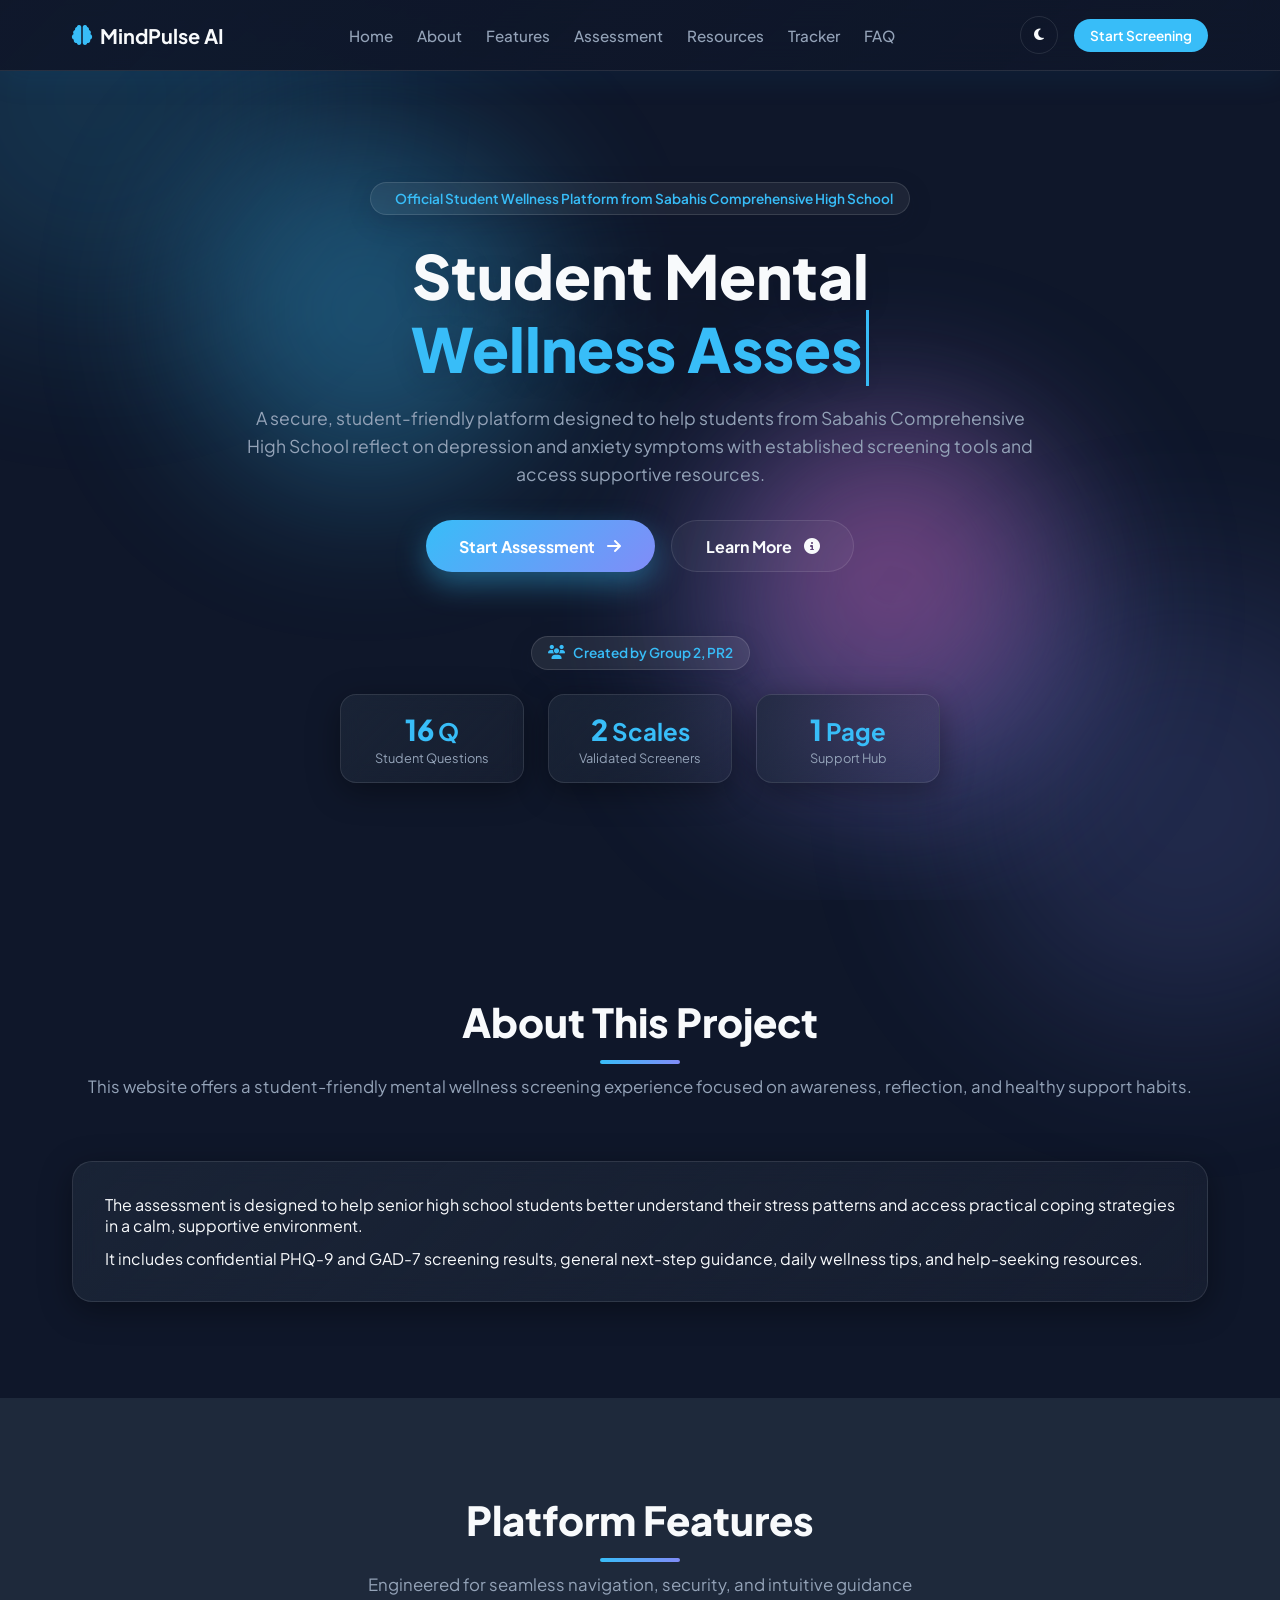
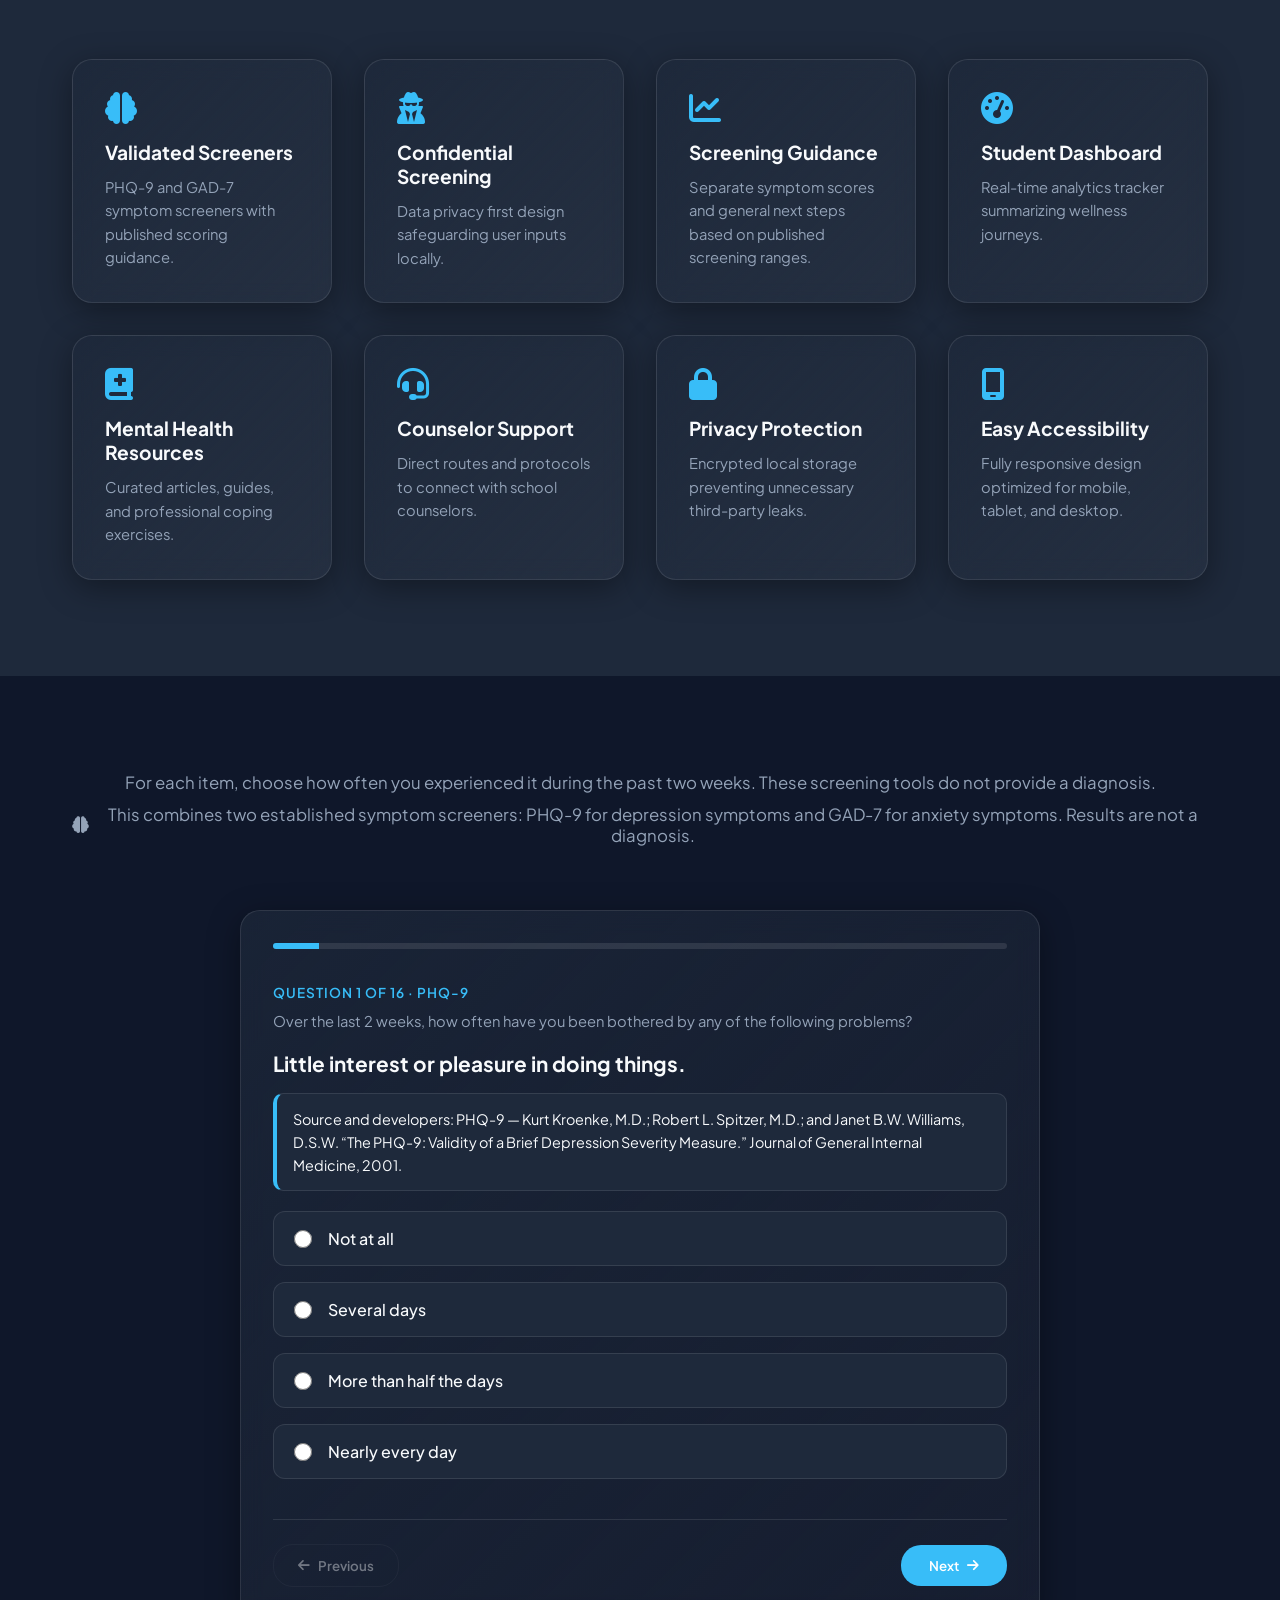
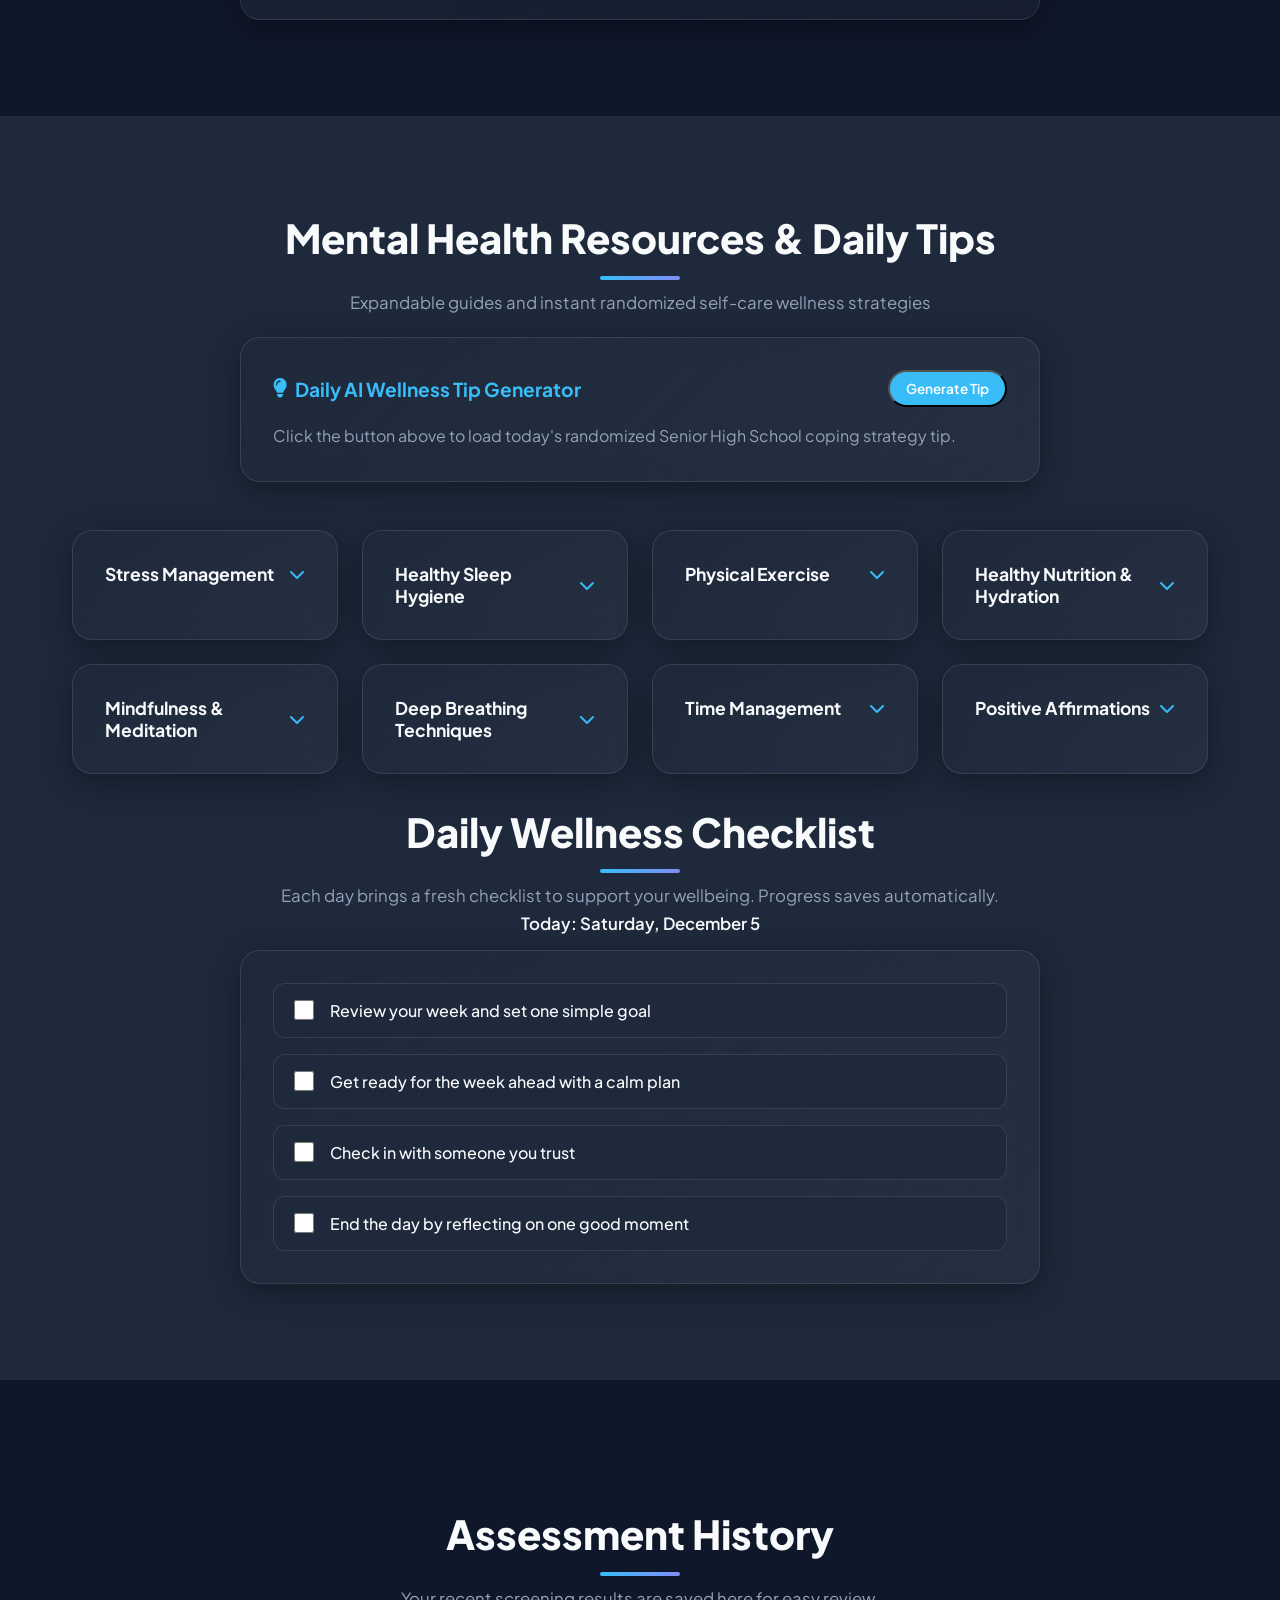
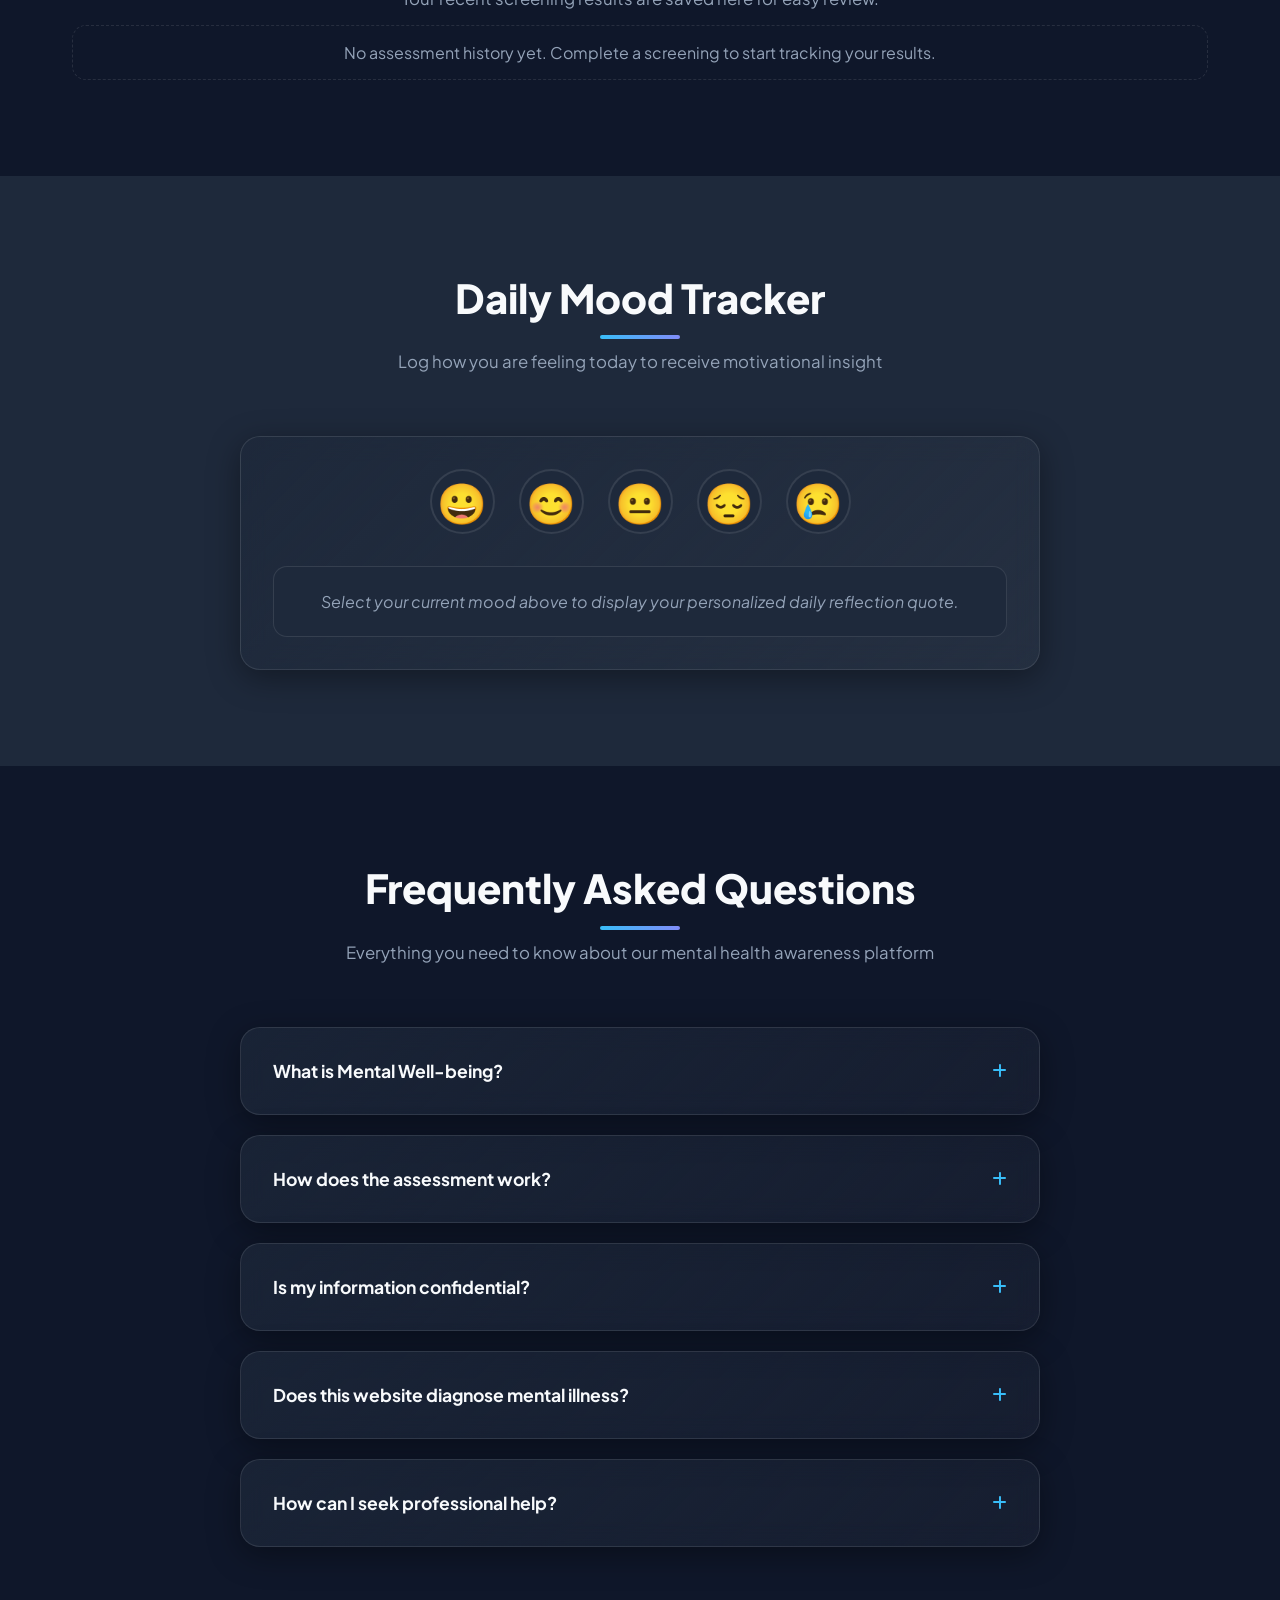
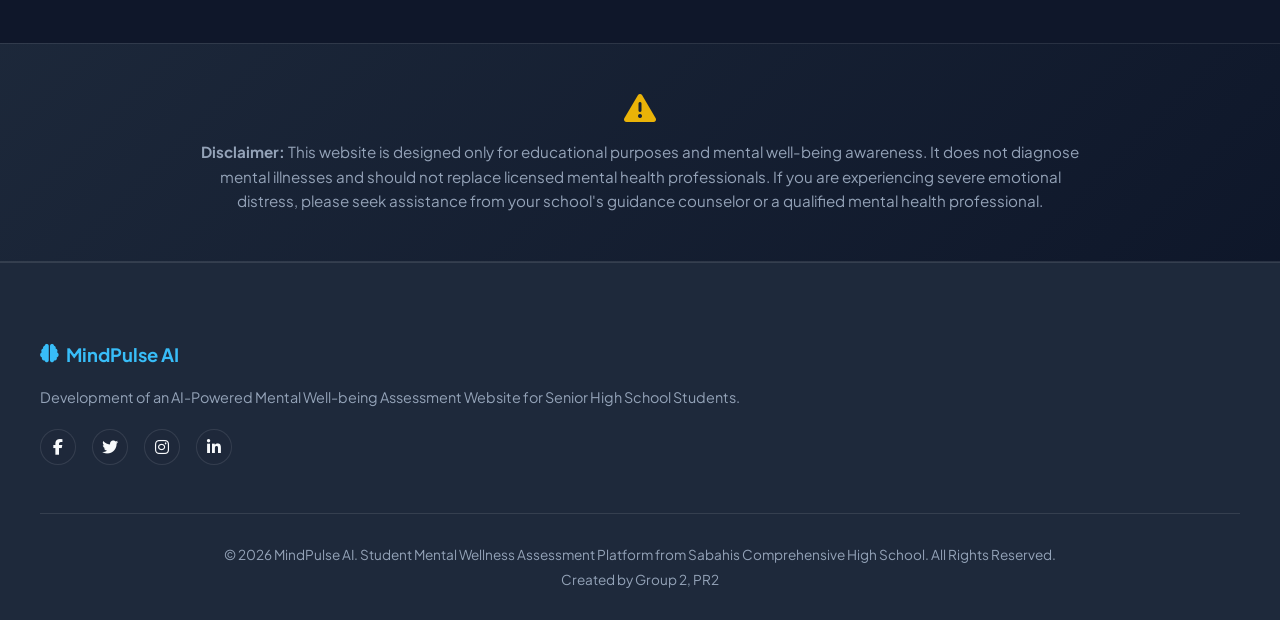
<file: index.html>
<!DOCTYPE html>
<html lang="en" data-theme="dark">
<head>
    <meta charset="UTF-8">
    <meta name="viewport" content="width=device-width, initial-scale=1.0">
    <title>MindPulse AI | Student Mental Wellness Assessment</title>
    <!-- Google Fonts -->
    <link href="https://fonts.googleapis.com/css2?family=Plus+Jakarta+Sans:wght@300;400;500;600;700;800&display=swap" rel="stylesheet">
    <!-- FontAwesome for Icons -->
    <link rel="stylesheet" href="https://cdnjs.cloudflare.com/ajax/libs/font-awesome/6.4.0/css/all.min.css">
    <!-- Stylesheet -->
    <link rel="stylesheet" href="style.css">
</head>
<body>

    <!-- Loading Screen -->
    <div id="loading-screen">
        <div class="loader-content">
            <div class="ai-pulse-ring"></div>
            <i class="fa-solid fa-brain-circuit loader-icon"></i>
            <h2>Initializing AI Well-being System...</h2>
            <div class="loader-bar"><div class="loader-progress"></div></div>
        </div>
    </div>

    <!-- Scroll Progress Bar -->
    <div id="scroll-progress"></div>

    <!-- Navigation Bar -->
    <header id="header" class="glass-nav">
        <div class="nav-container">
            <a href="index.html" class="logo">
                <i class="fa-solid fa-brain"></i>
                <span>MindPulse AI</span>
            </a>
            <nav class="nav-links">
                <a href="index.html">Home</a>
                <a href="about.html">About</a>
                <a href="features.html">Features</a>
                <a href="assessment.html">Assessment</a>
                <a href="resources.html">Resources</a>
                <a href="tracker.html">Tracker</a>
                <a href="faq.html">FAQ</a>
            </nav>
            <div class="nav-actions">
                <button id="theme-toggle" aria-label="Toggle Theme">
                    <i class="fa-solid fa-moon"></i>
                </button>
                <a href="assessment.html" class="btn-primary-sm">Start Screening</a>
                <button id="mobile-menu-btn" aria-label="Mobile Menu"><i class="fa-solid fa-bars"></i></button>
            </div>
        </div>
    </header>

    <!-- Hero Section -->
    <section id="hero" class="hero-section">
        <div class="hero-bg-animation">
            <div class="orb orb-1"></div>
            <div class="orb orb-2"></div>
            <div class="orb orb-3"></div>
        </div>
        <div class="hero-content">
            <div class="badge-pill">
                <i class="fa-solid fa-sparkles"></i> Official Student Wellness Platform from Sabahis Comprehensive High School
            </div>
            <h1 class="hero-title">
                Student Mental <br>
                <span class="typewriter-text" data-words='["Wellness Assessment", "Support Hub", "Daily Reflection"]'></span>
            </h1>
            <p class="hero-subtitle">
                A secure, student-friendly platform designed to help students from Sabahis Comprehensive High School reflect on depression and anxiety symptoms with established screening tools and access supportive resources.
            </p>
            <div class="hero-buttons">
                <a href="assessment.html" class="btn-glow">
                    <span>Start Assessment</span> <i class="fa-solid fa-arrow-right"></i>
                </a>
                <a href="about.html" class="btn-outline">
                    <span>Learn More</span> <i class="fa-solid fa-circle-info"></i>
                </a>
            </div>
            <div class="badge-pill" style="margin-top: 1rem; background: rgba(255,255,255,0.08);">
                <i class="fa-solid fa-users"></i> Created by Group 2, PR2
            </div>
            <div class="hero-stats">
                <div class="stat-card">
                    <h3 class="counter" data-target="16">0</h3><span class="symbol"> Q</span>
                    <p>Student Questions</p>
                </div>
                <div class="stat-card">
                    <h3 class="counter" data-target="2">0</h3><span class="symbol"> Scales</span>
                    <p>Validated Screeners</p>
                </div>
                <div class="stat-card">
                    <h3 class="counter" data-target="1">0</h3><span class="symbol"> Page</span>
                    <p>Support Hub</p>
                </div>
            </div>
        </div>
    </section>

    <!-- About Section -->
    <section id="about" class="section-container">
        <div class="section-header">
            <h2>About This Project</h2>
            <p>This website offers a student-friendly mental wellness screening experience focused on awareness, reflection, and healthy support habits.</p>
        </div>
        <div class="glass-card" style="padding: 2rem; text-align: left;">
            <p>The assessment is designed to help senior high school students better understand their stress patterns and access practical coping strategies in a calm, supportive environment.</p>
            <p style="margin-top: 0.75rem;">It includes confidential PHQ-9 and GAD-7 screening results, general next-step guidance, daily wellness tips, and help-seeking resources.</p>
        </div>
    </section>

    <!-- Features Section -->
    <section id="features" class="section-container alt-bg">
        <div class="section-header">
            <h2>Platform Features</h2>
            <p>Engineered for seamless navigation, security, and intuitive guidance</p>
        </div>
        <div class="features-grid">
            <div class="feature-card scroll-reveal"><i class="fa-solid fa-brain"></i><h4>Validated Screeners</h4><p>PHQ-9 and GAD-7 symptom screeners with published scoring guidance.</p></div>
            <div class="feature-card scroll-reveal"><i class="fa-solid fa-user-secret"></i><h4>Confidential Screening</h4><p>Data privacy first design safeguarding user inputs locally.</p></div>
            <div class="feature-card scroll-reveal"><i class="fa-solid fa-chart-line"></i><h4>Screening Guidance</h4><p>Separate symptom scores and general next steps based on published screening ranges.</p></div>
            <div class="feature-card scroll-reveal"><i class="fa-solid fa-gauge-high"></i><h4>Student Dashboard</h4><p>Real-time analytics tracker summarizing wellness journeys.</p></div>
            <div class="feature-card scroll-reveal"><i class="fa-solid fa-book-medical"></i><h4>Mental Health Resources</h4><p>Curated articles, guides, and professional coping exercises.</p></div>
            <div class="feature-card scroll-reveal"><i class="fa-solid fa-headset"></i><h4>Counselor Support</h4><p>Direct routes and protocols to connect with school counselors.</p></div>
            <div class="feature-card scroll-reveal"><i class="fa-solid fa-lock"></i><h4>Privacy Protection</h4><p>Encrypted local storage preventing unnecessary third-party leaks.</p></div>
            <div class="feature-card scroll-reveal"><i class="fa-solid fa-mobile-screen"></i><h4>Easy Accessibility</h4><p>Fully responsive design optimized for mobile, tablet, and desktop.</p></div>
        </div>
    </section>

    <!-- Self-Assessment Section -->
    <section id="assessment" class="section-container">
        <div class="section-header">
            <p>For each item, choose how often you experienced it during the past two weeks. These screening tools do not provide a diagnosis.</p>
            <p class="disclaimer-note" style="margin-top: 0.7rem;"><i class="fa-solid fa-brain"></i> This combines two established symptom screeners: PHQ-9 for depression symptoms and GAD-7 for anxiety symptoms. Results are not a diagnosis.</p>
        </div>
        
        <div class="assessment-wrapper glass-card">
            <div class="assessment-progress-bar">
                <div id="assessment-progress-fill" style="width: 6.25%;"></div>
            </div>
            
            <form id="assessment-form">
                <div id="assessment-questions"></div>
                <div class="assessment-controls">
                    <button type="button" id="prev-btn" class="btn-secondary" disabled><i class="fa-solid fa-arrow-left"></i> Previous</button>
                    <button type="button" id="next-btn" class="btn-primary">Next <i class="fa-solid fa-arrow-right"></i></button>
                    <button type="submit" id="submit-btn" class="btn-glow" style="display: none;"><i class="fa-solid fa-clipboard-check"></i> View Screening Results</button>
                </div>
            </form>

            <!-- Validated Screening Result Display -->
            <div id="ai-result-container" class="hidden-result">
                <div class="result-header">
                    <div class="screening-scores" aria-label="Screening scores">
                        <div class="screening-score-card">
                            <h4>PHQ-9 · Depression symptoms</h4>
                            <p><span id="phq9-score">0</span><small>/27</small></p>
                            <strong id="phq9-severity">Not scored</strong>
                        </div>
                        <div class="screening-score-card">
                            <h4>GAD-7 · Anxiety symptoms</h4>
                            <p><span id="gad7-score">0</span><small>/21</small></p>
                            <strong id="gad7-severity">Not scored</strong>
                        </div>
                    </div>
                    <div class="result-title-meta">
                        <span id="ai-status-badge" class="status-badge">Screening only · Not a diagnosis</span>
                        <h3 id="result-category-title">Screening results</h3>
                    </div>
                </div>
                <div class="result-body">
                    <div class="wellness-level-card" id="wellness-level-card">
                        <span id="wellness-level-label" class="wellness-level-label">Overall indicator</span>
                        <h3 id="wellness-level-title">Your screening overview</h3>
                        <p id="wellness-level-description"></p>
                    </div>
                    <div class="insight-box">
                        <h4><i class="fa-solid fa-clipboard-check"></i> What these scores mean</h4>
                        <p id="ai-insight-text">Your PHQ-9 and GAD-7 results will appear here.</p>
                    </div>
                    <div id="safety-alert" class="safety-alert" hidden aria-live="polite"></div>
                    <div id="local-hospital-support" class="local-hospital-support" hidden aria-live="polite">
                        <h4><i class="fa-solid fa-hospital"></i> Local hospital support · Sablayan</h4>
                        <p><strong>St. Martin’s Mission Hospital</strong><br>Poblacion, Sablayan, Occidental Mindoro</p>
                        <p class="hospital-phone-list"><strong>Listed contact numbers:</strong><br><a href="tel:+63437346817">(043) 734-6817</a><br><a href="tel:+63437365205">(043) 736-5205</a><br><a href="tel:+639167131279">0916 713 1279</a></p>
                        <p class="hospital-contact-note">Number listing: Hospitals Contact Numbers PH directory. Please call to confirm availability. For immediate danger, call 911.</p>
                    </div>
                    <div class="recommendations-box">
                        <h4><i class="fa-solid fa-list-check"></i> Personalized Tips & Next Steps</h4>
                        <p class="expert-tips-note">These tips summarize published guidance. Each tip names its source and physician reviewer; they are not direct quotes or personal medical prescriptions.</p>
                        <ul id="recommendations-list"></ul>
                    </div>

                    <p class="disclaimer-note"><i class="fa-solid fa-triangle-exclamation"></i> These validated screeners can indicate symptoms but cannot diagnose a condition. Discuss concerns with a qualified healthcare professional.</p>
                    <button type="button" id="retake-btn" class="btn-secondary"><i class="fa-solid fa-rotate-right"></i> Retake Assessment</button>
                </div>
            </div>
        </div>
    </section>

    <section id="resources" class="section-container alt-bg">
        <div class="section-header" style="margin-top: 0; margin-bottom: 1.5rem;">
            <h2>Mental Health Resources & Daily Tips</h2>
            <p>Expandable guides and instant randomized self-care wellness strategies</p>
        </div>

        <div class="daily-tip-box glass-card">
            <div class="tip-header">
                <h3><i class="fa-solid fa-lightbulb"></i> Daily AI Wellness Tip Generator</h3>
                <button id="generate-tip-btn" class="btn-primary-sm">Generate Tip</button>
            </div>
            <p id="daily-tip-display">Click the button above to load today's randomized Senior High School coping strategy tip.</p>
        </div>

        <div class="resources-grid">
            <div class="resource-card glass-card">
                <div class="res-title"><h4>Stress Management</h4><i class="fa-solid fa-chevron-down"></i></div>
                <div class="res-content"><p>Identify academic triggers, practice time chunking, and utilize the Pomodoro technique to break large requirements down into manageable 25-minute sprints.</p></div>
            </div>
            <div class="resource-card glass-card">
                <div class="res-title"><h4>Healthy Sleep Hygiene</h4><i class="fa-solid fa-chevron-down"></i></div>
                <div class="res-content"><p>Aim for 8 hours of quality rest. Power down electronic screens at least 45 minutes before bedtime to support natural melatonin production.</p></div>
            </div>
            <div class="resource-card glass-card">
                <div class="res-title"><h4>Physical Exercise</h4><i class="fa-solid fa-chevron-down"></i></div>
                <div class="res-content"><p>Engage in at least 30 minutes of moderate activity like walking, stretching, or sports to release endorphins and reduce systemic stress.</p></div>
            </div>
            <div class="resource-card glass-card">
                <div class="res-title"><h4>Healthy Nutrition & Hydration</h4><i class="fa-solid fa-chevron-down"></i></div>
                <div class="res-content"><p>Maintain stable blood sugar levels by eating balanced meals and drinking sufficient water throughout your school day.</p></div>
            </div>
            <div class="resource-card glass-card">
                <div class="res-title"><h4>Mindfulness & Meditation</h4><i class="fa-solid fa-chevron-down"></i></div>
                <div class="res-content"><p>Spend 5 minutes daily focusing entirely on breath awareness to ground your thoughts and center your mental attention.</p></div>
            </div>
            <div class="resource-card glass-card">
                <div class="res-title"><h4>Deep Breathing Techniques</h4><i class="fa-solid fa-chevron-down"></i></div>
                <div class="res-content"><p>Try Box Breathing: Inhale for 4 seconds, hold for 4 seconds, exhale for 4 seconds, and hold empty for 4 seconds to lower heart rate.</p></div>
            </div>
            <div class="resource-card glass-card">
                <div class="res-title"><h4>Time Management</h4><i class="fa-solid fa-chevron-down"></i></div>
                <div class="res-content"><p>Use planners or digital calendars to schedule school requirements, study sessions, and intentional personal relaxation time.</p></div>
            </div>
            <div class="resource-card glass-card">
                <div class="res-title"><h4>Positive Affirmations</h4><i class="fa-solid fa-chevron-down"></i></div>
                <div class="res-content"><p>Replace self-critical loops with encouraging perspectives: 'I am learning at my own pace, and my worth is not defined solely by grades.'</p></div>
            </div>
        </div>

        <div class="section-header" style="margin-top: 2rem; margin-bottom: 1rem;">
            <h2>Daily Wellness Checklist</h2>
            <p>Each day brings a fresh checklist to support your wellbeing. Progress saves automatically.</p>
            <p id="checklist-date-label" style="margin-top: 0.4rem; font-weight: 600; color: var(--accent);"></p>
        </div>
        <div class="checklist-container glass-card">
            <ul class="checklist-items"></ul>
        </div>
    </section>

    <section class="section-container">
        </div>
        <div class="history-section" style="margin-top: 2rem;">
            <div class="section-header" style="margin-bottom: 1rem;">
                <h2>Assessment History</h2>
                <p>Your recent screening results are saved here for easy review.</p>
            </div>
            <div id="assessment-history" class="history-list"></div>
        </div>
    </section>

    <!-- Daily Mood Tracker -->
    <section id="tracker" class="section-container alt-bg">
        <div class="section-header">
            <h2>Daily Mood Tracker</h2>
            <p>Log how you are feeling today to receive motivational insight</p>
        </div>
        <div class="tracker-card glass-card">
            <div class="mood-selectors">
                <button class="mood-btn" data-mood="great" data-quote="Fantastic energy! Keep channeling this positivity into your studies and hobbies today.">😀</button>
                <button class="mood-btn" data-mood="good" data-quote="Wonderful! Steady progress builds magnificent achievements. Keep up the great flow.">😊</button>
                <button class="mood-btn" data-mood="neutral" data-quote="A balanced day is a peaceful day. Take time to check in with yourself and breathe.">😐</button>
                <button class="mood-btn" data-mood="low" data-quote="It's completely okay to have low-energy days. Be gentle with yourself and take small steps.">😔</button>
                <button class="mood-btn" data-mood="sad" data-quote="Your feelings are valid. Don't hesitate to lean on a friend, family member, or school counselor.">😢</button>
            </div>
            <div id="mood-feedback" class="mood-feedback-box">
                <p>Select your current mood above to display your personalized daily reflection quote.</p>
            </div>
        </div>
    </section>


    <!-- FAQ Section -->
    <section id="faq" class="section-container">
        <div class="section-header">
            <h2>Frequently Asked Questions</h2>
            <p>Everything you need to know about our mental health awareness platform</p>
        </div>
        <div class="faq-container">
            <div class="faq-item glass-card">
                <div class="faq-question"><h4>What is Mental Well-being?</h4><i class="fa-solid fa-plus"></i></div>
                <div class="faq-answer"><p>Mental well-being is a state of psychological wellness where an individual realizes their own abilities, can cope with normal stresses of student life, can work productively, and contributes to their community.</p></div>
            </div>
            <div class="faq-item glass-card">
                <div class="faq-question"><h4>How does the assessment work?</h4><i class="fa-solid fa-plus"></i></div>
                <div class="faq-answer"><p>The assessment analyzes Likert-scale questionnaire responses across stress, sleep, motivation, socialization, and emotional regulation parameters to categorize current mental health balance.</p></div>
            </div>
            <div class="faq-item glass-card">
                <div class="faq-question"><h4>Is my information confidential?</h4><i class="fa-solid fa-plus"></i></div>
                <div class="faq-answer"><p>Yes, absolutely. All responses and scores are processed locally within your browser session or secure local storage. No personal diagnostic profiles are transmitted without consent.</p></div>
            </div>
            <div class="faq-item glass-card">
                <div class="faq-question"><h4>Does this website diagnose mental illness?</h4><i class="fa-solid fa-plus"></i></div>
                <div class="faq-answer"><p>No. This web portal is built strictly for educational self-awareness, screening orientation, and wellness tips. It is not a clinical instrument and does not replace certified psychological evaluations.</p></div>
            </div>
            <div class="faq-item glass-card">
                <div class="faq-question"><h4>How can I seek professional help?</h4><i class="fa-solid fa-plus"></i></div>
                <div class="faq-answer"><p>Students experiencing severe stress or mental distress should reach out directly to their school guidance counselor, campus health clinic, or licensed mental health practitioners.</p></div>
            </div>
        </div>
    </section>

    <!-- Disclaimer Banner -->
    <section class="disclaimer-banner">
        <div class="disclaimer-content">
            <i class="fa-solid fa-triangle-exclamation"></i>
            <p><strong>Disclaimer:</strong> This website is designed only for educational purposes and mental well-being awareness. It does not diagnose mental illnesses and should not replace licensed mental health professionals. If you are experiencing severe emotional distress, please seek assistance from your school's guidance counselor or a qualified mental health professional.</p>
        </div>
    </section>

    <!-- Footer -->
    <footer>
        <div class="footer-container">
            <div class="footer-col">
                <h3><i class="fa-solid fa-brain"></i> MindPulse AI</h3>
                <p>Development of an AI-Powered Mental Well-being Assessment Website for Senior High School Students.</p>
                <div class="social-icons">
                    <a href="#"><i class="fa-brands fa-facebook-f"></i></a>
                    <a href="#"><i class="fa-brands fa-twitter"></i></a>
                    <a href="#"><i class="fa-brands fa-instagram"></i></a>
                    <a href="#"><i class="fa-brands fa-linkedin-in"></i></a>
                </div>
            </div>
        </div>
        <div class="footer-bottom">
            <p>&copy; 2026 MindPulse AI. Student Mental Wellness Assessment Platform from Sabahis Comprehensive High School. All Rights Reserved.</p>
            <p style="margin-top: 0.5rem; color: var(--text-muted);">Created by Group 2, PR2</p>
        </div>
    </footer>

    <!-- Back to Top Button -->
    <button id="back-to-top" aria-label="Back to Top"><i class="fa-solid fa-arrow-up"></i></button>

    <!-- Toast Notification Container -->
    <div id="toast-container"></div>

    <!-- Script File -->
    <script src="script.js"></script>
</body>
</html>
</file>
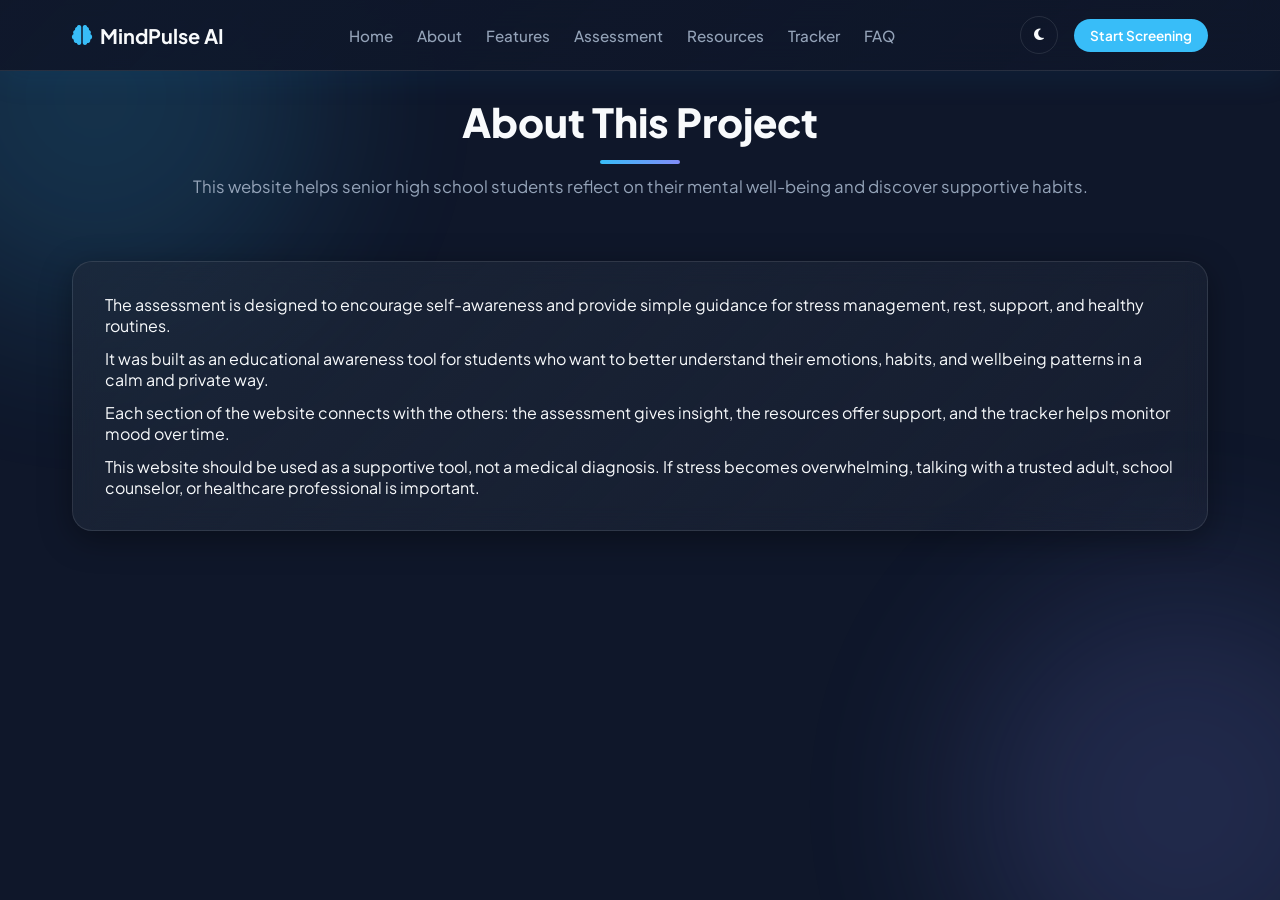
<file: about.html>
<!DOCTYPE html>
<html lang="en" data-theme="dark">
<head>
    <meta charset="UTF-8">
    <meta name="viewport" content="width=device-width, initial-scale=1.0">
    <title>About | MindPulse AI</title>
    <link href="https://fonts.googleapis.com/css2?family=Plus+Jakarta+Sans:wght@300;400;500;600;700;800&display=swap" rel="stylesheet">
    <link rel="stylesheet" href="https://cdnjs.cloudflare.com/ajax/libs/font-awesome/6.4.0/css/all.min.css">
    <link rel="stylesheet" href="style.css">
</head>
<body>
    <div id="loading-screen">
        <div class="loader-content">
            <div class="ai-pulse-ring"></div>
            <i class="fa-solid fa-brain-circuit loader-icon"></i>
            <h2>Loading MindPulse AI...</h2>
            <div class="loader-bar"><div class="loader-progress"></div></div>
        </div>
    </div>

    <div id="scroll-progress"></div>

    <header id="header" class="glass-nav">
        <div class="nav-container">
            <a href="index.html" class="logo">
                <i class="fa-solid fa-brain"></i>
                <span>MindPulse AI</span>
            </a>
            <nav class="nav-links">
                <a href="index.html">Home</a>
                <a href="about.html">About</a>
                <a href="features.html">Features</a>
                <a href="assessment.html">Assessment</a>
                <a href="resources.html">Resources</a>
                <a href="tracker.html">Tracker</a>
                <a href="faq.html">FAQ</a>
            </nav>
            <div class="nav-actions">
                <button id="theme-toggle" aria-label="Toggle Theme"><i class="fa-solid fa-moon"></i></button>
                <a href="assessment.html" class="btn-primary-sm">Start Screening</a>
                <button id="mobile-menu-btn" aria-label="Mobile Menu"><i class="fa-solid fa-bars"></i></button>
            </div>
        </div>
    </header>

    <section class="section-container">
        <div class="section-header">
            <h2>About This Project</h2>
            <p>This website helps senior high school students reflect on their mental well-being and discover supportive habits.</p>
        </div>
        <div class="glass-card" style="padding: 2rem; text-align: left;">
            <p>The assessment is designed to encourage self-awareness and provide simple guidance for stress management, rest, support, and healthy routines.</p>
            <p style="margin-top: 0.75rem;">It was built as an educational awareness tool for students who want to better understand their emotions, habits, and wellbeing patterns in a calm and private way.</p>
            <p style="margin-top: 0.75rem;">Each section of the website connects with the others: the assessment gives insight, the resources offer support, and the tracker helps monitor mood over time.</p>
            <p style="margin-top: 0.75rem;">This website should be used as a supportive tool, not a medical diagnosis. If stress becomes overwhelming, talking with a trusted adult, school counselor, or healthcare professional is important.</p>
        </div>
    </section>

    <button id="back-to-top" aria-label="Back to Top"><i class="fa-solid fa-arrow-up"></i></button>
    <div id="toast-container"></div>
    <script src="script.js"></script>
</body>
</html>
</file>
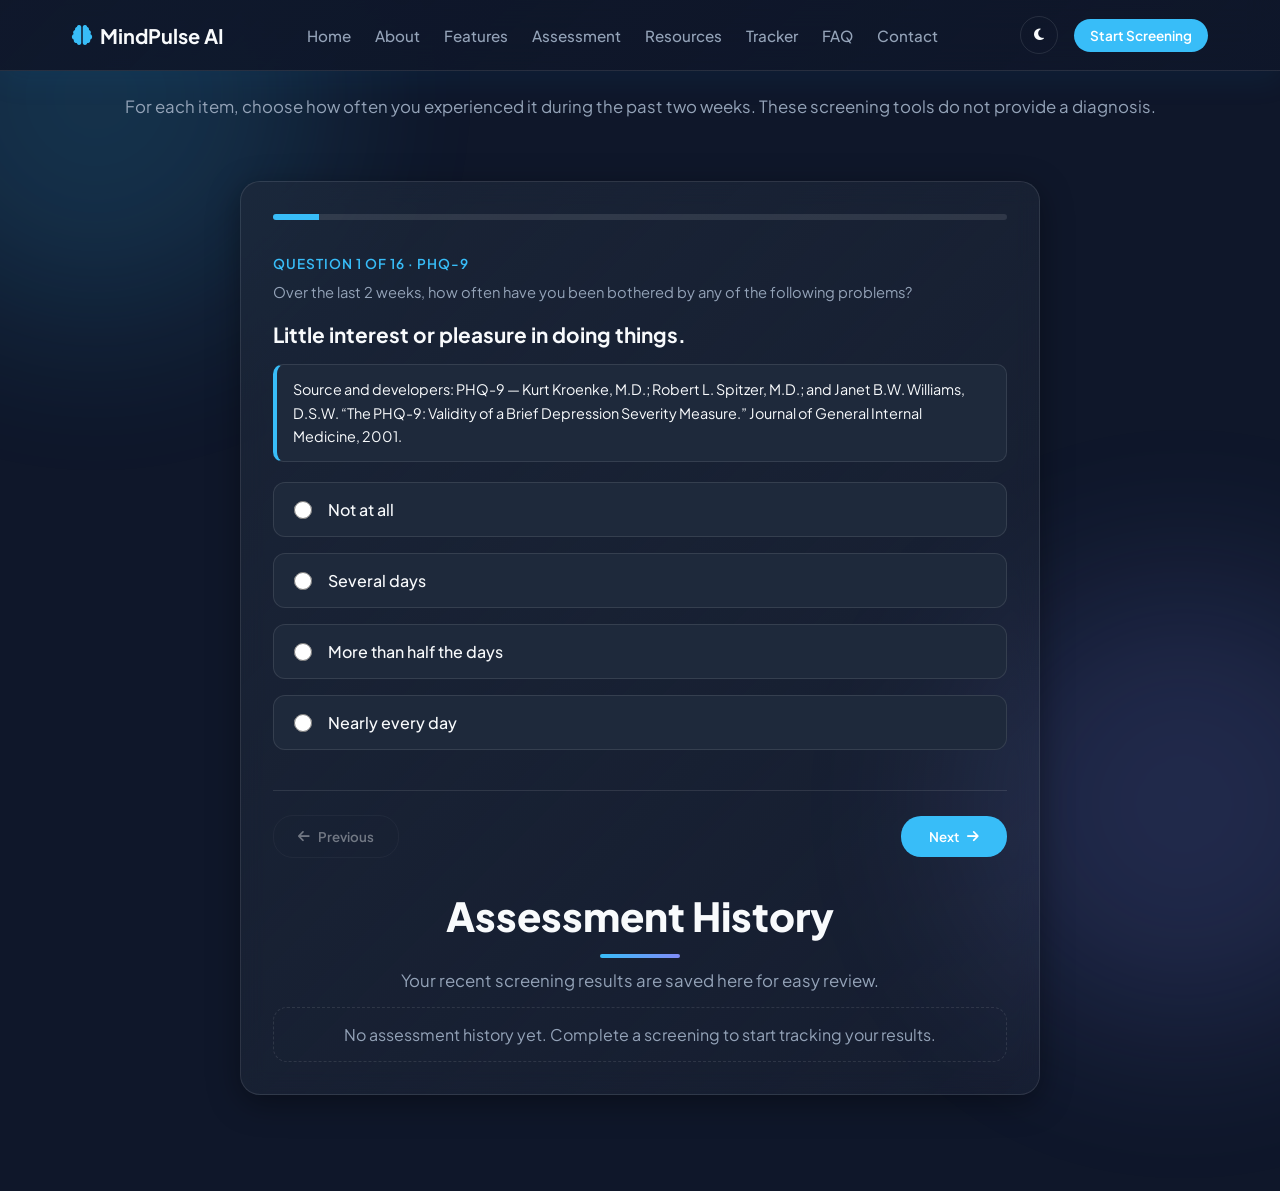
<file: assessment.html>
<!DOCTYPE html>
<html lang="en" data-theme="dark">
<head>
    <meta charset="UTF-8">
    <meta name="viewport" content="width=device-width, initial-scale=1.0">
    <title>Assessment | MindPulse AI</title>
    <link href="https://fonts.googleapis.com/css2?family=Plus+Jakarta+Sans:wght@300;400;500;600;700;800&display=swap" rel="stylesheet">
    <link rel="stylesheet" href="https://cdnjs.cloudflare.com/ajax/libs/font-awesome/6.4.0/css/all.min.css">
    <link rel="stylesheet" href="style.css">
</head>
<body>
    <div id="loading-screen">
        <div class="loader-content">
            <div class="ai-pulse-ring"></div>
            <i class="fa-solid fa-brain-circuit loader-icon"></i>
            <h2>Loading MindPulse AI...</h2>
            <div class="loader-bar"><div class="loader-progress"></div></div>
        </div>
    </div>

    <div id="scroll-progress"></div>

    <header id="header" class="glass-nav">
        <div class="nav-container">
            <a href="index.html" class="logo">
                <i class="fa-solid fa-brain"></i>
                <span>MindPulse AI</span>
            </a>
            <nav class="nav-links">
                <a href="index.html">Home</a>
                <a href="about.html">About</a>
                <a href="features.html">Features</a>
                <a href="assessment.html">Assessment</a>
                <a href="resources.html">Resources</a>
                <a href="tracker.html">Tracker</a>
                <a href="faq.html">FAQ</a>
                <a href="contact.html">Contact</a>
            </nav>
            <div class="nav-actions">
                <button id="theme-toggle" aria-label="Toggle Theme"><i class="fa-solid fa-moon"></i></button>
                <a href="assessment.html" class="btn-primary-sm">Start Screening</a>
                <button id="mobile-menu-btn" aria-label="Mobile Menu"><i class="fa-solid fa-bars"></i></button>
            </div>
        </div>
    </header>

    <section id="assessment" class="section-container">
        <div class="section-header">
            <p>For each item, choose how often you experienced it during the past two weeks. These screening tools do not provide a diagnosis.</p>
        </div>
        <div class="assessment-wrapper glass-card">
            <div class="assessment-progress-bar">
                <div id="assessment-progress-fill" style="width: 6.25%;"></div>
            </div>
            <form id="assessment-form">
                <div id="assessment-questions"></div>
                <div class="assessment-controls">
                    <button type="button" id="prev-btn" class="btn-secondary" disabled><i class="fa-solid fa-arrow-left"></i> Previous</button>
                    <button type="button" id="next-btn" class="btn-primary">Next <i class="fa-solid fa-arrow-right"></i></button>
                    <button type="submit" id="submit-btn" class="btn-glow" style="display: none;"><i class="fa-solid fa-clipboard-check"></i> View Screening Results</button>
                </div>
            </form>

            <div id="ai-result-container" class="hidden-result">
                <div class="result-header">
                    <div class="screening-scores" aria-label="Screening scores">
                        <div class="screening-score-card">
                            <h4>PHQ-9 · Depression symptoms</h4>
                            <p><span id="phq9-score">0</span><small>/27</small></p>
                            <strong id="phq9-severity">Not scored</strong>
                        </div>
                        <div class="screening-score-card">
                            <h4>GAD-7 · Anxiety symptoms</h4>
                            <p><span id="gad7-score">0</span><small>/21</small></p>
                            <strong id="gad7-severity">Not scored</strong>
                        </div>
                    </div>
                    <div class="result-title-meta">
                        <span id="ai-status-badge" class="status-badge">Screening only · Not a diagnosis</span>
                        <h3 id="result-category-title">Screening results</h3>
                    </div>
                </div>
                <div class="result-body">
                    <div class="wellness-level-card" id="wellness-level-card">
                        <span id="wellness-level-label" class="wellness-level-label">Overall indicator</span>
                        <h3 id="wellness-level-title">Your screening overview</h3>
                        <p id="wellness-level-description"></p>
                    </div>
                    <div class="insight-box">
                        <h4><i class="fa-solid fa-clipboard-check"></i> What these scores mean</h4>
                        <p id="ai-insight-text">Your PHQ-9 and GAD-7 results will appear here.</p>
                    </div>
                    <div id="safety-alert" class="safety-alert" hidden aria-live="polite"></div>
                    <div id="local-hospital-support" class="local-hospital-support" hidden aria-live="polite">
                        <h4><i class="fa-solid fa-hospital"></i> Local hospital support · Sablayan</h4>
                        <p><strong>St. Martin’s Mission Hospital</strong><br>Poblacion, Sablayan, Occidental Mindoro</p>
                        <p class="hospital-phone-list"><strong>Listed contact numbers:</strong><br><a href="tel:+63437346817">(043) 734-6817</a><br><a href="tel:+63437365205">(043) 736-5205</a><br><a href="tel:+639167131279">0916 713 1279</a></p>
                        <p class="hospital-contact-note">Number listing: Hospitals Contact Numbers PH directory. Please call to confirm availability. For immediate danger, call 911.</p>
                    </div>
                    <div class="recommendations-box">
                        <h4><i class="fa-solid fa-list-check"></i> Personalized Tips & Next Steps</h4>
                        <p class="expert-tips-note">These tips summarize published guidance. Each tip names its source and physician reviewer; they are not direct quotes or personal medical prescriptions.</p>
                        <ul id="recommendations-list"></ul>
                    </div>
                    <p class="disclaimer-note"><i class="fa-solid fa-triangle-exclamation"></i> These validated screeners can indicate symptoms but cannot diagnose a condition. Discuss concerns with a qualified healthcare professional.</p>
                    <button type="button" id="retake-btn" class="btn-secondary"><i class="fa-solid fa-rotate-right"></i> Retake Assessment</button>
                </div>
            </div>

            <div class="history-section" style="margin-top: 2rem;">
                <div class="section-header" style="margin-bottom: 1rem;">
                    <h2>Assessment History</h2>
                    <p>Your recent screening results are saved here for easy review.</p>
                </div>
                <div id="assessment-history" class="history-list"></div>
            </div>
        </div>
    </section>

    <button id="back-to-top" aria-label="Back to Top"><i class="fa-solid fa-arrow-up"></i></button>
    <div id="toast-container"></div>
    <script src="script.js"></script>
</body>
</html>
</file>
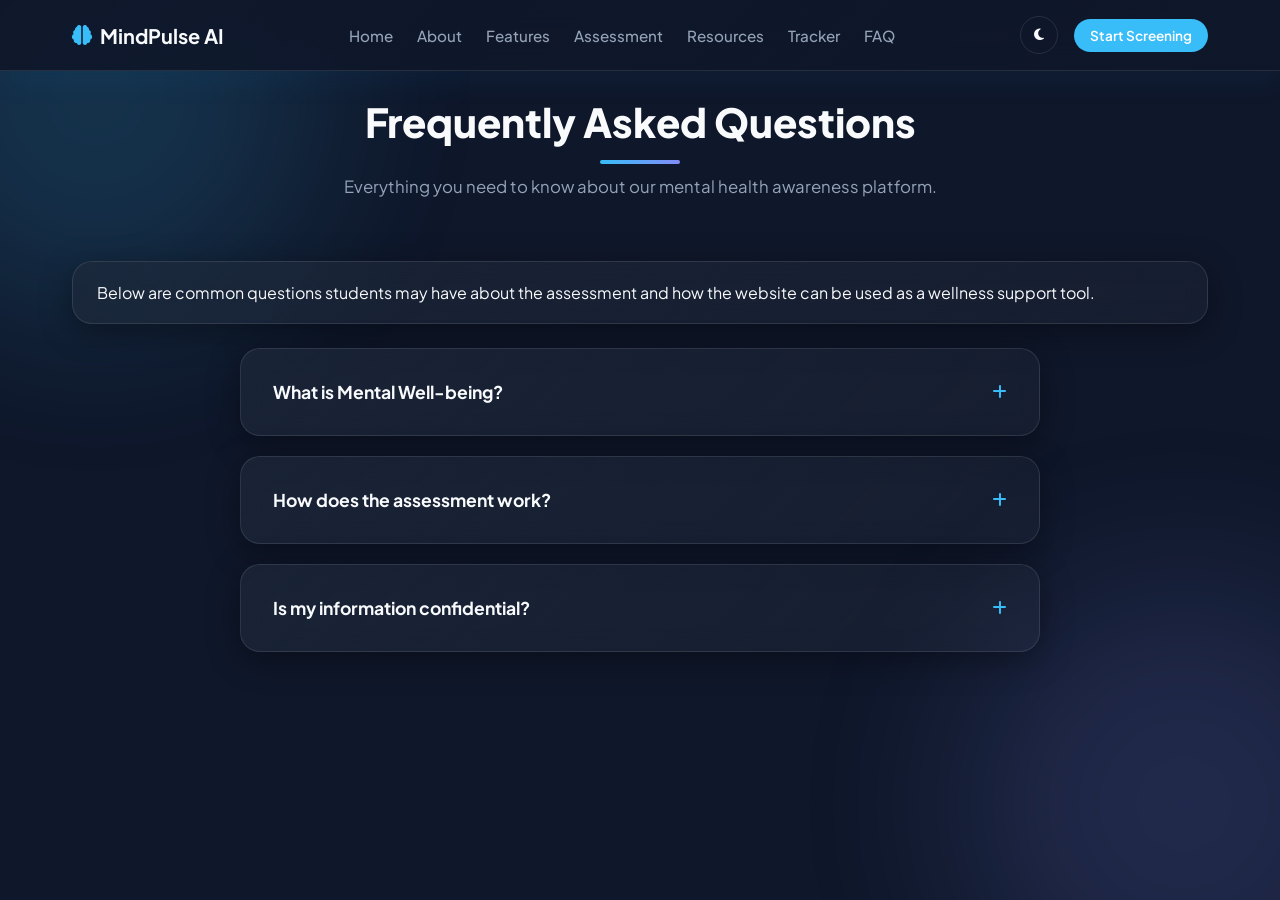
<file: faq.html>
<!DOCTYPE html>
<html lang="en" data-theme="dark">
<head>
    <meta charset="UTF-8">
    <meta name="viewport" content="width=device-width, initial-scale=1.0">
    <title>FAQ | MindPulse AI</title>
    <link href="https://fonts.googleapis.com/css2?family=Plus+Jakarta+Sans:wght@300;400;500;600;700;800&display=swap" rel="stylesheet">
    <link rel="stylesheet" href="https://cdnjs.cloudflare.com/ajax/libs/font-awesome/6.4.0/css/all.min.css">
    <link rel="stylesheet" href="style.css">
</head>
<body>
    <div id="loading-screen">
        <div class="loader-content">
            <div class="ai-pulse-ring"></div>
            <i class="fa-solid fa-brain-circuit loader-icon"></i>
            <h2>Loading MindPulse AI...</h2>
            <div class="loader-bar"><div class="loader-progress"></div></div>
        </div>
    </div>

    <div id="scroll-progress"></div>

    <header id="header" class="glass-nav">
        <div class="nav-container">
            <a href="index.html" class="logo">
                <i class="fa-solid fa-brain"></i>
                <span>MindPulse AI</span>
            </a>
            <nav class="nav-links">
                <a href="index.html">Home</a>
                <a href="about.html">About</a>
                <a href="features.html">Features</a>
                <a href="assessment.html">Assessment</a>
                <a href="resources.html">Resources</a>
                <a href="tracker.html">Tracker</a>
                <a href="faq.html">FAQ</a>
            </nav>
            <div class="nav-actions">
                <button id="theme-toggle" aria-label="Toggle Theme"><i class="fa-solid fa-moon"></i></button>
                <a href="assessment.html" class="btn-primary-sm">Start Screening</a>
                <button id="mobile-menu-btn" aria-label="Mobile Menu"><i class="fa-solid fa-bars"></i></button>
            </div>
        </div>
    </header>

    <section class="section-container">
        <div class="section-header">
            <h2>Frequently Asked Questions</h2>
            <p>Everything you need to know about our mental health awareness platform.</p>
        </div>
        <div class="glass-card" style="padding: 1.25rem 1.5rem; margin-bottom: 1.5rem; text-align: left;">
            <p>Below are common questions students may have about the assessment and how the website can be used as a wellness support tool.</p>
        </div>
        <div class="faq-container">
            <div class="faq-item glass-card">
                <div class="faq-question"><h4>What is Mental Well-being?</h4><i class="fa-solid fa-plus"></i></div>
                <div class="faq-answer"><p>Mental well-being is a state of psychological wellness where an individual realizes their own abilities, can cope with normal stresses of student life, can work productively, and contributes to their community.</p></div>
            </div>
            <div class="faq-item glass-card">
                <div class="faq-question"><h4>How does the assessment work?</h4><i class="fa-solid fa-plus"></i></div>
                <div class="faq-answer"><p>The assessment analyzes questionnaire responses to categorize current mental health balance.</p></div>
            </div>
            <div class="faq-item glass-card">
                <div class="faq-question"><h4>Is my information confidential?</h4><i class="fa-solid fa-plus"></i></div>
                <div class="faq-answer"><p>Yes. Responses and scores are handled locally in your browser and saved with privacy in mind.</p></div>
            </div>
        </div>
    </section>

    <button id="back-to-top" aria-label="Back to Top"><i class="fa-solid fa-arrow-up"></i></button>
    <div id="toast-container"></div>
    <script src="script.js"></script>
</body>
</html>
</file>
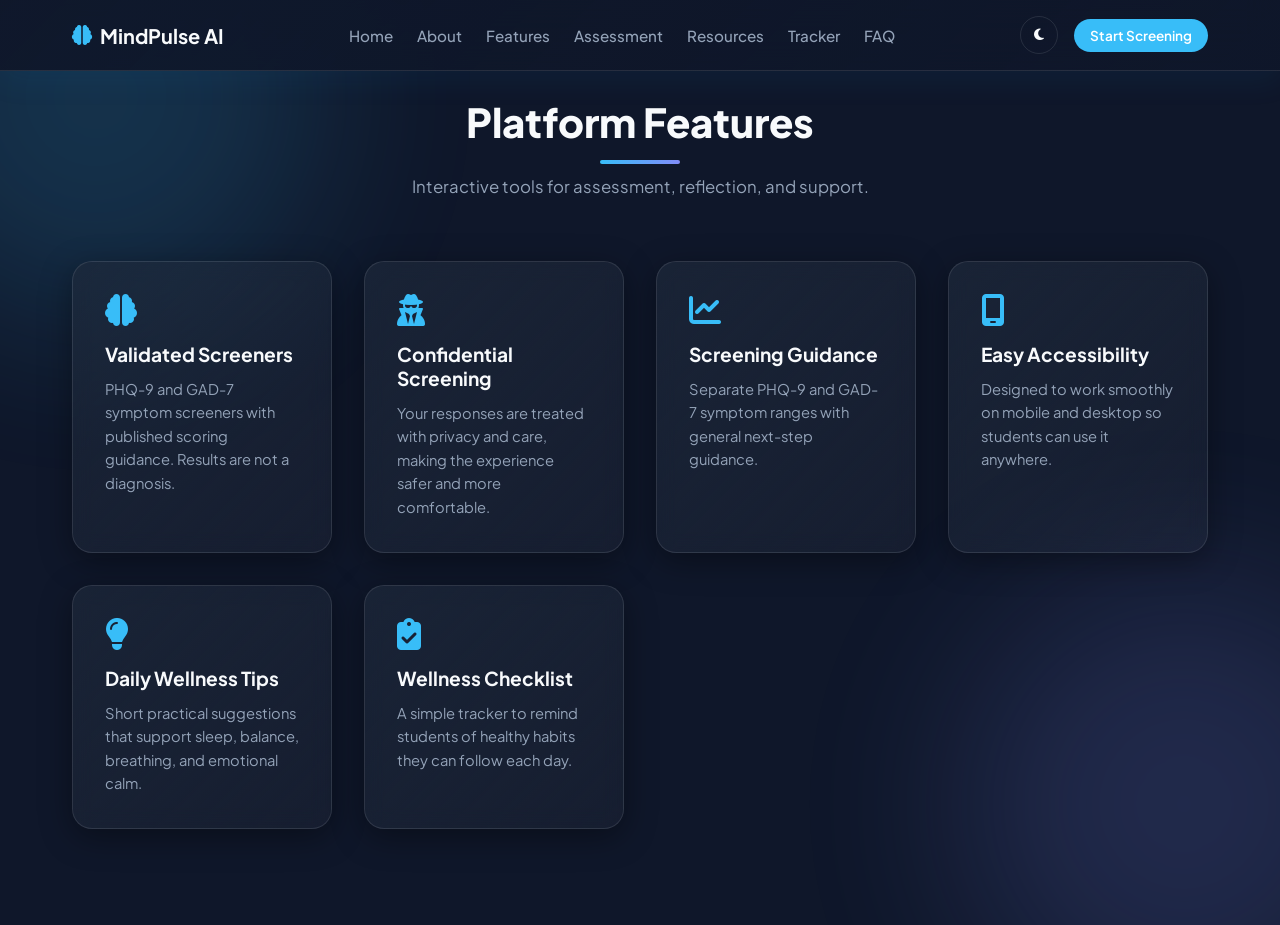
<file: features.html>
<!DOCTYPE html>
<html lang="en" data-theme="dark">
<head>
    <meta charset="UTF-8">
    <meta name="viewport" content="width=device-width, initial-scale=1.0">
    <title>Features | MindPulse AI</title>
    <link href="https://fonts.googleapis.com/css2?family=Plus+Jakarta+Sans:wght@300;400;500;600;700;800&display=swap" rel="stylesheet">
    <link rel="stylesheet" href="https://cdnjs.cloudflare.com/ajax/libs/font-awesome/6.4.0/css/all.min.css">
    <link rel="stylesheet" href="style.css">
</head>
<body>
    <div id="loading-screen">
        <div class="loader-content">
            <div class="ai-pulse-ring"></div>
            <i class="fa-solid fa-brain-circuit loader-icon"></i>
            <h2>Loading MindPulse AI...</h2>
            <div class="loader-bar"><div class="loader-progress"></div></div>
        </div>
    </div>

    <div id="scroll-progress"></div>

    <header id="header" class="glass-nav">
        <div class="nav-container">
            <a href="index.html" class="logo">
                <i class="fa-solid fa-brain"></i>
                <span>MindPulse AI</span>
            </a>
            <nav class="nav-links">
                <a href="index.html">Home</a>
                <a href="about.html">About</a>
                <a href="features.html">Features</a>
                <a href="assessment.html">Assessment</a>
                <a href="resources.html">Resources</a>
                <a href="tracker.html">Tracker</a>
                <a href="faq.html">FAQ</a>
            </nav>
            <div class="nav-actions">
                <button id="theme-toggle" aria-label="Toggle Theme"><i class="fa-solid fa-moon"></i></button>
                <a href="assessment.html" class="btn-primary-sm">Start Screening</a>
                <button id="mobile-menu-btn" aria-label="Mobile Menu"><i class="fa-solid fa-bars"></i></button>
            </div>
        </div>
    </header>

    <section class="section-container">
        <div class="section-header">
            <h2>Platform Features</h2>
            <p>Interactive tools for assessment, reflection, and support.</p>
        </div>
        <div class="features-grid">
            <div class="feature-card"><i class="fa-solid fa-brain"></i><h4>Validated Screeners</h4><p>PHQ-9 and GAD-7 symptom screeners with published scoring guidance. Results are not a diagnosis.</p></div>
            <div class="feature-card"><i class="fa-solid fa-user-secret"></i><h4>Confidential Screening</h4><p>Your responses are treated with privacy and care, making the experience safer and more comfortable.</p></div>
            <div class="feature-card"><i class="fa-solid fa-chart-line"></i><h4>Screening Guidance</h4><p>Separate PHQ-9 and GAD-7 symptom ranges with general next-step guidance.</p></div>
            <div class="feature-card"><i class="fa-solid fa-mobile-screen"></i><h4>Easy Accessibility</h4><p>Designed to work smoothly on mobile and desktop so students can use it anywhere.</p></div>
            <div class="feature-card"><i class="fa-solid fa-lightbulb"></i><h4>Daily Wellness Tips</h4><p>Short practical suggestions that support sleep, balance, breathing, and emotional calm.</p></div>
            <div class="feature-card"><i class="fa-solid fa-clipboard-check"></i><h4>Wellness Checklist</h4><p>A simple tracker to remind students of healthy habits they can follow each day.</p></div>
        </div>
    </section>

    <button id="back-to-top" aria-label="Back to Top"><i class="fa-solid fa-arrow-up"></i></button>
    <div id="toast-container"></div>
    <script src="script.js"></script>
</body>
</html>
</file>
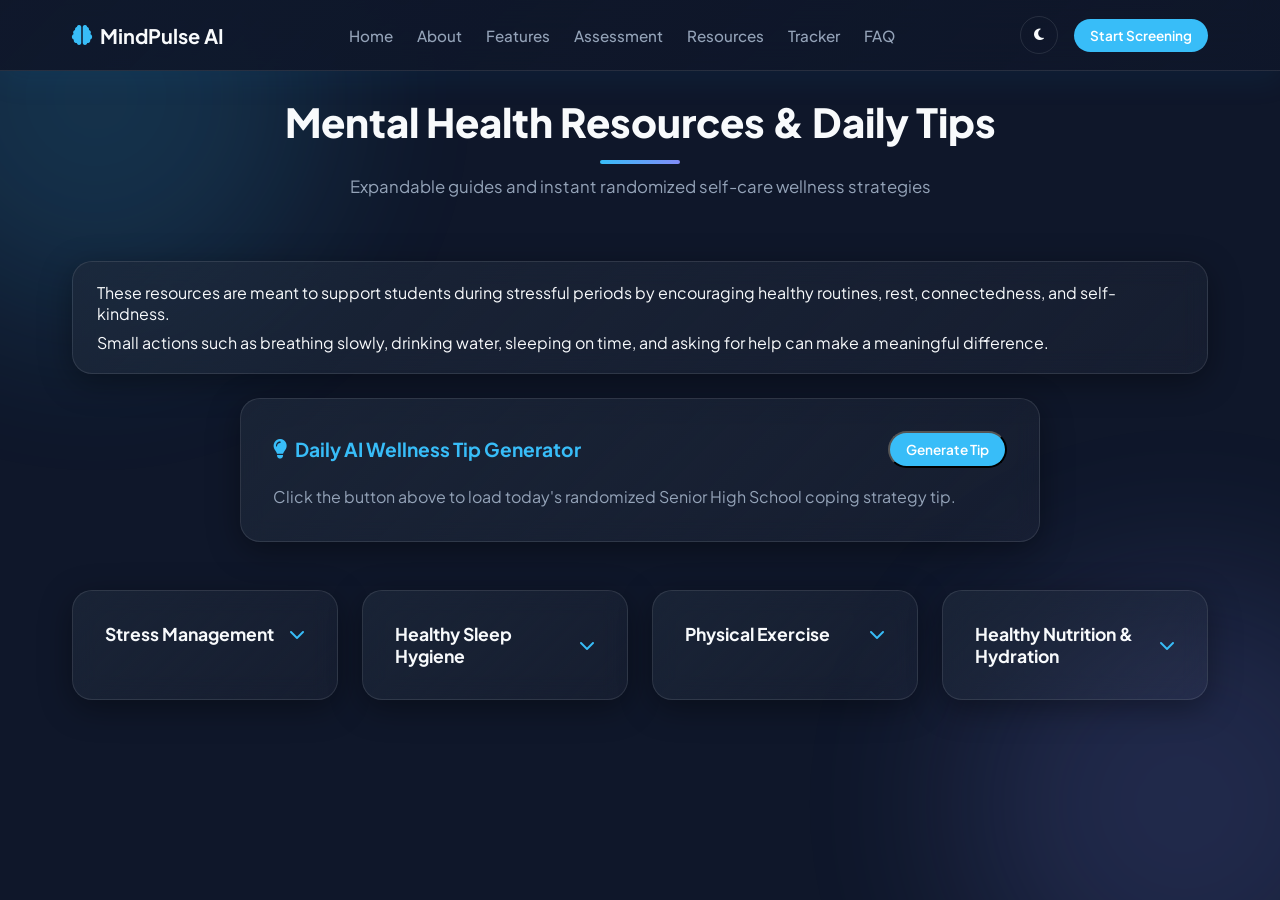
<file: resources.html>
<!DOCTYPE html>
<html lang="en" data-theme="dark">
<head>
    <meta charset="UTF-8">
    <meta name="viewport" content="width=device-width, initial-scale=1.0">
    <title>Resources | MindPulse AI</title>
    <link href="https://fonts.googleapis.com/css2?family=Plus+Jakarta+Sans:wght@300;400;500;600;700;800&display=swap" rel="stylesheet">
    <link rel="stylesheet" href="https://cdnjs.cloudflare.com/ajax/libs/font-awesome/6.4.0/css/all.min.css">
    <link rel="stylesheet" href="style.css">
</head>
<body>
    <div id="loading-screen">
        <div class="loader-content">
            <div class="ai-pulse-ring"></div>
            <i class="fa-solid fa-brain-circuit loader-icon"></i>
            <h2>Loading MindPulse AI...</h2>
            <div class="loader-bar"><div class="loader-progress"></div></div>
        </div>
    </div>

    <div id="scroll-progress"></div>

    <header id="header" class="glass-nav">
        <div class="nav-container">
            <a href="index.html" class="logo">
                <i class="fa-solid fa-brain"></i>
                <span>MindPulse AI</span>
            </a>
            <nav class="nav-links">
                <a href="index.html">Home</a>
                <a href="about.html">About</a>
                <a href="features.html">Features</a>
                <a href="assessment.html">Assessment</a>
                <a href="resources.html">Resources</a>
                <a href="tracker.html">Tracker</a>
                <a href="faq.html">FAQ</a>
            </nav>
            <div class="nav-actions">
                <button id="theme-toggle" aria-label="Toggle Theme"><i class="fa-solid fa-moon"></i></button>
                <a href="assessment.html" class="btn-primary-sm">Start Screening</a>
                <button id="mobile-menu-btn" aria-label="Mobile Menu"><i class="fa-solid fa-bars"></i></button>
            </div>
        </div>
    </header>

    <section class="section-container">
        <div class="section-header">
            <h2>Mental Health Resources & Daily Tips</h2>
            <p>Expandable guides and instant randomized self-care wellness strategies</p>
        </div>
        <div class="glass-card" style="padding: 1.25rem 1.5rem; margin-bottom: 1.5rem; text-align: left;">
            <p>These resources are meant to support students during stressful periods by encouraging healthy routines, rest, connectedness, and self-kindness.</p>
            <p style="margin-top: 0.5rem;">Small actions such as breathing slowly, drinking water, sleeping on time, and asking for help can make a meaningful difference.</p>
        </div>
        <div class="daily-tip-box glass-card">
            <div class="tip-header">
                <h3><i class="fa-solid fa-lightbulb"></i> Daily AI Wellness Tip Generator</h3>
                <button id="generate-tip-btn" class="btn-primary-sm">Generate Tip</button>
            </div>
            <p id="daily-tip-display">Click the button above to load today's randomized Senior High School coping strategy tip.</p>
        </div>
        <div class="resources-grid">
            <div class="resource-card glass-card">
                <div class="res-title"><h4>Stress Management</h4><i class="fa-solid fa-chevron-down"></i></div>
                <div class="res-content"><p>Identify academic triggers, practice time chunking, and utilize the Pomodoro technique to break large requirements down into manageable 25-minute sprints.</p></div>
            </div>
            <div class="resource-card glass-card">
                <div class="res-title"><h4>Healthy Sleep Hygiene</h4><i class="fa-solid fa-chevron-down"></i></div>
                <div class="res-content"><p>Aim for 8 hours of quality rest. Power down electronic screens at least 45 minutes before bedtime to support natural melatonin production.</p></div>
            </div>
            <div class="resource-card glass-card">
                <div class="res-title"><h4>Physical Exercise</h4><i class="fa-solid fa-chevron-down"></i></div>
                <div class="res-content"><p>Engage in at least 30 minutes of moderate activity like walking, stretching, or sports to release endorphins and reduce systemic stress.</p></div>
            </div>
            <div class="resource-card glass-card">
                <div class="res-title"><h4>Healthy Nutrition & Hydration</h4><i class="fa-solid fa-chevron-down"></i></div>
                <div class="res-content"><p>Maintain stable blood sugar levels by eating balanced meals and drinking sufficient water throughout your school day.</p></div>
            </div>
        </div>
    </section>

    <button id="back-to-top" aria-label="Back to Top"><i class="fa-solid fa-arrow-up"></i></button>
    <div id="toast-container"></div>
    <script src="script.js"></script>
</body>
</html>
</file>
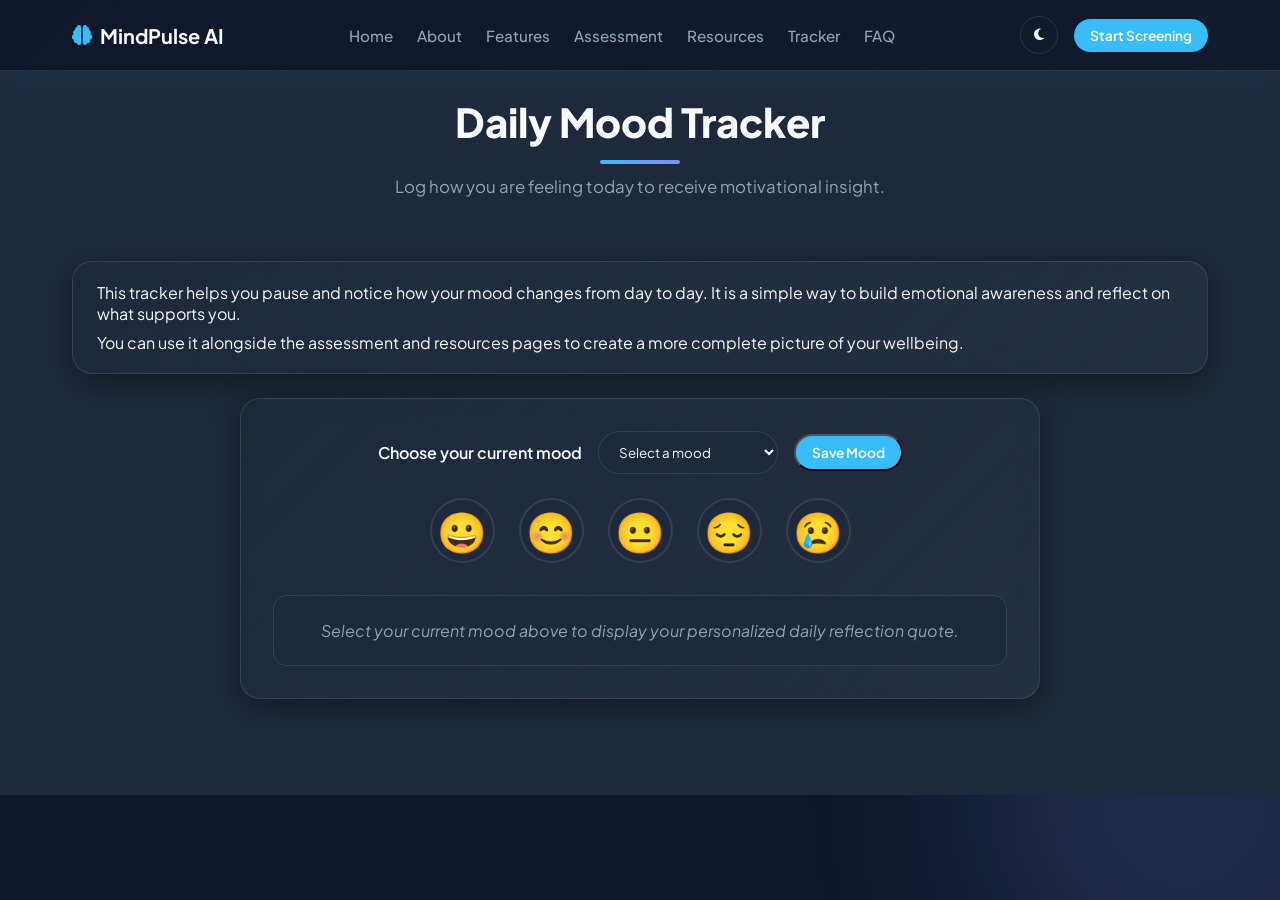
<file: tracker.html>
<!DOCTYPE html>
<html lang="en" data-theme="dark">
<head>
    <meta charset="UTF-8">
    <meta name="viewport" content="width=device-width, initial-scale=1.0">
    <title>Tracker | MindPulse AI</title>
    <link href="https://fonts.googleapis.com/css2?family=Plus+Jakarta+Sans:wght@300;400;500;600;700;800&display=swap" rel="stylesheet">
    <link rel="stylesheet" href="https://cdnjs.cloudflare.com/ajax/libs/font-awesome/6.4.0/css/all.min.css">
    <link rel="stylesheet" href="style.css">
</head>
<body>
    <div id="loading-screen">
        <div class="loader-content">
            <div class="ai-pulse-ring"></div>
            <i class="fa-solid fa-brain-circuit loader-icon"></i>
            <h2>Loading MindPulse AI...</h2>
            <div class="loader-bar"><div class="loader-progress"></div></div>
        </div>
    </div>

    <div id="scroll-progress"></div>

    <header id="header" class="glass-nav">
        <div class="nav-container">
            <a href="index.html" class="logo">
                <i class="fa-solid fa-brain"></i>
                <span>MindPulse AI</span>
            </a>
            <nav class="nav-links">
                <a href="index.html">Home</a>
                <a href="about.html">About</a>
                <a href="features.html">Features</a>
                <a href="assessment.html">Assessment</a>
                <a href="resources.html">Resources</a>
                <a href="tracker.html">Tracker</a>
                <a href="faq.html">FAQ</a>
            </nav>
            <div class="nav-actions">
                <button id="theme-toggle" aria-label="Toggle Theme"><i class="fa-solid fa-moon"></i></button>
                <a href="assessment.html" class="btn-primary-sm">Start Screening</a>
                <button id="mobile-menu-btn" aria-label="Mobile Menu"><i class="fa-solid fa-bars"></i></button>
            </div>
        </div>
    </header>

    <section class="section-container alt-bg">
        <div class="section-header">
            <h2>Daily Mood Tracker</h2>
            <p>Log how you are feeling today to receive motivational insight.</p>
        </div>
        <div class="glass-card" style="padding: 1.25rem 1.5rem; margin-bottom: 1.5rem; text-align: left;">
            <p>This tracker helps you pause and notice how your mood changes from day to day. It is a simple way to build emotional awareness and reflect on what supports you.</p>
            <p style="margin-top: 0.5rem;">You can use it alongside the assessment and resources pages to create a more complete picture of your wellbeing.</p>
        </div>
        <div class="tracker-card glass-card">
            <div class="mood-picker-panel">
                <label for="mood-select">Choose your current mood</label>
                <select id="mood-select" class="mood-select">
                    <option value="">Select a mood</option>
                    <option value="great">Great</option>
                    <option value="good">Good</option>
                    <option value="neutral">Neutral</option>
                    <option value="low">Low</option>
                    <option value="sad">Sad</option>
                </select>
                <button type="button" id="save-mood-btn" class="btn-primary-sm">Save Mood</button>
            </div>
            <div class="mood-selectors">
                <button class="mood-btn" data-mood="great" data-quote="Fantastic energy! Keep channeling this positivity into your studies and hobbies today.">😀</button>
                <button class="mood-btn" data-mood="good" data-quote="Wonderful! Steady progress builds magnificent achievements. Keep up the great flow.">😊</button>
                <button class="mood-btn" data-mood="neutral" data-quote="A balanced day is a peaceful day. Take time to check in with yourself and breathe.">😐</button>
                <button class="mood-btn" data-mood="low" data-quote="It's completely okay to have low-energy days. Be gentle with yourself and take small steps.">😔</button>
                <button class="mood-btn" data-mood="sad" data-quote="Your feelings are valid. Don't hesitate to lean on a friend, family member, or school counselor.">😢</button>
            </div>
            <div id="mood-feedback" class="mood-feedback-box">
                <p>Select your current mood above to display your personalized daily reflection quote.</p>
            </div>
        </div>
    </section>

    <button id="back-to-top" aria-label="Back to Top"><i class="fa-solid fa-arrow-up"></i></button>
    <div id="toast-container"></div>
    <script src="script.js"></script>
</body>
</html>
</file>
<file: style.css>
:root {
    --bg-color: #0f172a;
    --card-bg: rgba(30, 41, 59, 0.7);
    --text-color: #f8fafc;
    --text-muted: #94a3b8;
    --primary-color: #38bdf8;
    --primary-glow: rgba(56, 189, 248, 0.4);
    --accent-color: #818cf8;
    --border-color: rgba(255, 255, 255, 0.1);
    --alt-bg: #1e293b;
    --nav-bg: rgba(15, 23, 42, 0.85);
    --shadow: 0 8px 32px 0 rgba(0, 0, 0, 0.37);
    --transition: all 0.3s ease;
}

[data-theme="light"] {
    --bg-color: #f8fafc;
    --card-bg: rgba(255, 255, 255, 0.8);
    --text-color: #0f172a;
    --text-muted: #64748b;
    --primary-color: #0284c7;
    --primary-glow: rgba(2, 132, 199, 0.3);
    --accent-color: #6366f1;
    --border-color: rgba(0, 0, 0, 0.08);
    --alt-bg: #f1f5f9;
    --nav-bg: rgba(248, 250, 252, 0.85);
    --shadow: 0 8px 32px 0 rgba(0, 0, 0, 0.08);
}

* {
    margin: 0;
    padding: 0;
    box-sizing: border-box;
    font-family: 'Plus Jakarta Sans', sans-serif;
    scroll-behavior: smooth;
}

body {
    background-color: var(--bg-color);
    color: var(--text-color);
    overflow-x: hidden;
    transition: background-color 0.3s ease, color 0.3s ease;
    position: relative;
    isolation: isolate;
}

body::before,
body::after {
    content: '';
    position: fixed;
    width: 28rem;
    height: 28rem;
    border-radius: 50%;
    filter: blur(90px);
    opacity: 0.16;
    pointer-events: none;
    z-index: 0;
}

body::before {
    background: var(--primary-color);
    top: -8rem;
    left: -8rem;
}

body::after {
    background: var(--accent-color);
    right: -8rem;
    bottom: -8rem;
}

/* Scroll Progress Bar */
#scroll-progress {
    position: fixed;
    top: 0;
    left: 0;
    height: 4px;
    background: linear-gradient(90deg, var(--primary-color), var(--accent-color));
    width: 0%;
    z-index: 1001;
    transition: width 0.1s linear;
}

/* Loading Screen */
#loading-screen {
    position: fixed;
    top: 0;
    left: 0;
    width: 100%;
    height: 100%;
    background-color: var(--bg-color);
    display: flex;
    justify-content: center;
    align-items: center;
    z-index: 9999;
    transition: opacity 0.5s ease, visibility 0.5s ease;
}

.loader-content {
    text-align: center;
}

.loader-icon {
    font-size: 3rem;
    color: var(--primary-color);
    margin-bottom: 1rem;
    animation: bounce 1.5s infinite;
}

.loader-bar {
    width: 200px;
    height: 6px;
    background: var(--border-color);
    border-radius: 10px;
    margin: 1rem auto 0;
    overflow: hidden;
}

.loader-progress {
    width: 0%;
    height: 100%;
    background: var(--primary-color);
    animation: loadProgress 1.2s forwards;
}

@keyframes loadProgress {
    to { width: 100%; }
}

@keyframes bounce {
    0%, 100% { transform: translateY(0); }
    50% { transform: translateY(-10px); }
}

.fade-out {
    opacity: 0;
    visibility: hidden;
}

/* Navigation */
.glass-nav {
    position: fixed;
    top: 0;
    left: 0;
    width: 100%;
    background: linear-gradient(135deg, rgba(15, 23, 42, 0.95), rgba(15, 23, 42, 0.75));
    backdrop-filter: blur(16px);
    border-bottom: 1px solid var(--border-color);
    box-shadow: 0 10px 30px rgba(2, 132, 199, 0.08);
    z-index: 1000;
    transition: var(--transition);
}

.nav-container {
    max-width: 1200px;
    margin: 0 auto;
    padding: 1rem 2rem;
    display: flex;
    justify-content: space-between;
    align-items: center;
}

.logo {
    display: flex;
    align-items: center;
    gap: 0.5rem;
    font-size: 1.25rem;
    font-weight: 700;
    color: var(--text-color);
    text-decoration: none;
}

.logo i {
    color: var(--primary-color);
}

.nav-links {
    display: flex;
    gap: 1.5rem;
    align-items: center;
}

.nav-links a {
    text-decoration: none;
    color: var(--text-muted);
    font-weight: 500;
    font-size: 0.95rem;
    transition: var(--transition);
}

.nav-links a:hover {
    color: var(--primary-color);
}

.nav-actions {
    display: flex;
    align-items: center;
    gap: 1rem;
}

#theme-toggle {
    background: none;
    border: 1px solid var(--border-color);
    color: var(--text-color);
    width: 38px;
    height: 38px;
    border-radius: 50%;
    cursor: pointer;
    display: flex;
    justify-content: center;
    align-items: center;
    transition: var(--transition);
}

#theme-toggle:hover {
    background: var(--primary-color);
    color: #fff;
    border-color: transparent;
}

.btn-primary-sm {
    background: var(--primary-color);
    color: #fff;
    padding: 0.5rem 1rem;
    border-radius: 20px;
    text-decoration: none;
    font-weight: 600;
    font-size: 0.85rem;
    transition: var(--transition);
}

.btn-primary-sm:hover {
    opacity: 0.9;
    transform: translateY(-2px);
}

#mobile-menu-btn {
    display: none;
    background: none;
    border: none;
    color: var(--text-color);
    font-size: 1.25rem;
    cursor: pointer;
}

/* Hero Section */
.hero-section {
    position: relative;
    min-height: 100vh;
    display: flex;
    justify-content: center;
    align-items: center;
    text-align: center;
    padding: 8rem 2rem 4rem;
    overflow: hidden;
}

.hero-bg-animation {
    position: absolute;
    width: 100%;
    height: 100%;
    top: 0;
    left: 0;
    z-index: 1;
    pointer-events: none;
}

.orb {
    position: absolute;
    border-radius: 50%;
    filter: blur(80px);
    opacity: 0.35;
    animation: floatOrb 10s infinite alternate ease-in-out;
}

.orb-1 { width: 350px; height: 350px; background: var(--primary-color); top: 15%; left: 15%; }
.orb-2 { width: 400px; height: 400px; background: var(--accent-color); bottom: 10%; right: 15%; animation-delay: -3s; }
.orb-3 { width: 250px; height: 250px; background: #ec4899; top: 50%; left: 60%; animation-delay: -6s; }

@keyframes floatOrb {
    0% { transform: translate(0, 0) scale(1); }
    100% { transform: translate(40px, -40px) scale(1.1); }
}

.hero-content {
    position: relative;
    z-index: 2;
    max-width: 800px;
}

.badge-pill {
    display: inline-flex;
    align-items: center;
    gap: 0.5rem;
    padding: 0.45rem 1rem;
    background: rgba(255, 255, 255, 0.06);
    border: 1px solid rgba(255, 255, 255, 0.12);
    border-radius: 30px;
    font-size: 0.85rem;
    font-weight: 600;
    color: var(--primary-color);
    margin-bottom: 1.5rem;
    box-shadow: 0 8px 24px rgba(15, 23, 42, 0.18);
}

.hero-title {
    font-size: clamp(2.2rem, 5vw, 3.8rem);
    font-weight: 800;
    line-height: 1.2;
    margin-bottom: 1.2rem;
    text-shadow: 0 8px 24px rgba(15, 23, 42, 0.18);
}

.typewriter-text {
    color: var(--primary-color);
    border-right: 3px solid var(--primary-color);
    padding-right: 4px;
}

.hero-subtitle {
    font-size: 1.1rem;
    color: var(--text-muted);
    margin-bottom: 2rem;
    line-height: 1.6;
}

.hero-buttons {
    display: flex;
    gap: 1rem;
    justify-content: center;
    margin-bottom: 3rem;
    flex-wrap: wrap;
}

.btn-glow {
    display: inline-flex;
    align-items: center;
    gap: 0.75rem;
    padding: 0.9rem 2.1rem;
    background: linear-gradient(135deg, var(--primary-color), var(--accent-color));
    color: #fff;
    border-radius: 30px;
    font-weight: 700;
    text-decoration: none;
    box-shadow: 0 12px 30px var(--primary-glow);
    transition: var(--transition);
    border: none;
    cursor: pointer;
}

.btn-glow:hover {
    transform: translateY(-3px) scale(1.01);
    box-shadow: 0 16px 36px var(--primary-glow);
}

.btn-outline {
    display: inline-flex;
    align-items: center;
    gap: 0.75rem;
    padding: 0.9rem 2.1rem;
    background: rgba(255, 255, 255, 0.04);
    color: var(--text-color);
    border: 1px solid var(--border-color);
    border-radius: 30px;
    font-weight: 700;
    text-decoration: none;
    transition: var(--transition);
}

.btn-outline:hover {
    background: var(--card-bg);
    border-color: var(--primary-color);
    color: var(--primary-color);
    transform: translateY(-2px);
}

.hero-stats {
    display: grid;
    grid-template-columns: repeat(3, 1fr);
    gap: 1.5rem;
    max-width: 600px;
    margin: 0 auto;
}

.stat-card {
    background: linear-gradient(135deg, var(--card-bg), rgba(255,255,255,0.03));
    border: 1px solid var(--border-color);
    padding: 1rem;
    border-radius: 16px;
    backdrop-filter: blur(10px);
    box-shadow: var(--shadow);
}

.stat-card h3 {
    font-size: 1.8rem;
    font-weight: 800;
    color: var(--primary-color);
    display: inline;
}

.stat-card .symbol {
    font-size: 1.5rem;
    font-weight: 700;
    color: var(--primary-color);
}

.stat-card p {
    font-size: 0.8rem;
    color: var(--text-muted);
    margin-top: 0.2rem;
}

/* Section Common */
.section-container {
    padding: 6rem 2rem;
    max-width: 1200px;
    margin: 0 auto;
    position: relative;
    z-index: 1;
}

.alt-bg {
    background-color: var(--alt-bg);
    max-width: 100%;
    padding: 6rem calc((100% - 1200px) / 2 + 2rem);
}

.section-header {
    text-align: center;
    margin-bottom: 4rem;
}

.section-header h2 {
    font-size: 2.5rem;
    font-weight: 800;
    margin-bottom: 0.75rem;
}

.section-header h2::after {
    content: '';
    display: block;
    width: 80px;
    height: 4px;
    margin: 0.8rem auto 0;
    border-radius: 999px;
    background: linear-gradient(90deg, var(--primary-color), var(--accent-color));
}

.section-header p {
    color: var(--text-muted);
    font-size: 1.05rem;
}

/* Glass Card & Grids */
.glass-card {
    background: linear-gradient(135deg, var(--card-bg), rgba(255,255,255,0.03));
    border: 1px solid var(--border-color);
    border-radius: 20px;
    backdrop-filter: blur(12px);
    box-shadow: var(--shadow);
    padding: 2rem;
    transition: var(--transition);
}

.about-grid, .features-grid {
    display: grid;
    grid-template-columns: repeat(auto-fit, minmax(260px, 1fr));
    gap: 2rem;
}

.about-card, .feature-card {
    background: linear-gradient(135deg, var(--card-bg), rgba(255,255,255,0.03));
    border: 1px solid var(--border-color);
    border-radius: 20px;
    padding: 2rem;
    backdrop-filter: blur(10px);
    box-shadow: var(--shadow);
    transition: var(--transition);
}

.about-card:hover, .feature-card:hover {
    transform: translateY(-8px);
    border-color: var(--primary-color);
    box-shadow: 0 12px 40px var(--primary-glow);
}

.card-icon {
    font-size: 2rem;
    color: var(--primary-color);
    margin-bottom: 1.25rem;
}

.about-card h3, .feature-card h4 {
    font-size: 1.2rem;
    font-weight: 700;
    margin-bottom: 0.75rem;
}

.about-card p, .feature-card p {
    color: var(--text-muted);
    font-size: 0.92rem;
    line-height: 1.6;
}

.feature-card i {
    font-size: 2rem;
    color: var(--primary-color);
    margin-bottom: 1rem;
}

/* Assessment Section */
.assessment-evidence-note {
    max-width: 800px;
    margin: 0 auto 1.5rem;
    padding: 1.5rem;
    background: var(--card-bg);
    border: 1px solid var(--border-color);
    border-left: 4px solid var(--primary-color);
    border-radius: 16px;
    color: var(--text-color);
    line-height: 1.65;
}

.assessment-evidence-note h3 {
    margin-bottom: 0.75rem;
    font-size: 1.1rem;
}

.assessment-evidence-note h3 i {
    margin-right: 0.4rem;
    color: var(--primary-color);
}

.assessment-evidence-note p {
    color: var(--text-muted);
    font-size: 0.9rem;
}

.assessment-evidence-note ul {
    display: grid;
    gap: 0.65rem;
    margin: 1rem 0;
    padding-left: 1.25rem;
    color: var(--text-muted);
    font-size: 0.88rem;
}

.assessment-evidence-note a {
    color: var(--primary-color);
    font-weight: 700;
    text-underline-offset: 3px;
}

.assessment-evidence-note a:hover {
    text-decoration-thickness: 2px;
}

.assessment-evidence-note .evidence-help {
    padding-top: 0.75rem;
    border-top: 1px solid var(--border-color);
}

.assessment-wrapper {
    max-width: 800px;
    margin: 0 auto;
    position: relative;
    overflow: hidden;
}

.assessment-progress-bar {
    width: 100%;
    height: 6px;
    background: var(--border-color);
    border-radius: 10px;
    margin-bottom: 2rem;
    overflow: hidden;
}

#assessment-progress-fill {
    height: 100%;
    background: var(--primary-color);
    transition: width 0.3s ease;
}

.question-step {
    display: none;
    animation: fadeIn 0.4s ease;
}

.question-step.active {
    display: block;
}

@keyframes fadeIn {
    from { opacity: 0; transform: translateY(10px); }
    to { opacity: 1; transform: translateY(0); }
}

.q-number {
    font-size: 0.85rem;
    font-weight: 600;
    color: var(--primary-color);
    text-transform: uppercase;
    letter-spacing: 1px;
}

.scale-instruction {
    margin-top: 0.5rem;
    color: var(--text-muted);
    font-size: 0.92rem;
    line-height: 1.5;
}

.question-source {
    margin: -0.65rem 0 1.25rem;
    padding: 0.85rem 1rem;
    color: var(--text-color);
    background: var(--alt-bg);
    border: 1px solid var(--border-color);
    border-left: 4px solid var(--primary-color);
    border-radius: 10px;
    font-size: 0.9rem;
    line-height: 1.6;
}

.question-source a {
    color: var(--primary-color);
    font-weight: 700;
    text-underline-offset: 2px;
}

.question-step h3 {
    font-size: 1.3rem;
    font-weight: 700;
    margin: 1rem 0 1.5rem;
    line-height: 1.5;
}

.options-group {
    display: flex;
    flex-direction: column;
    gap: 1rem;
    margin-bottom: 2.5rem;
    min-width: 0;
    padding: 0;
    border: 0;
}

.options-group label {
    display: flex;
    align-items: center;
    gap: 1rem;
    padding: 1rem 1.25rem;
    background: var(--alt-bg);
    border: 1px solid var(--border-color);
    border-radius: 12px;
    cursor: pointer;
    font-weight: 500;
    transition: var(--transition);
}

.options-group label:hover {
    border-color: var(--primary-color);
    background: var(--card-bg);
}

.options-group input[type="radio"] {
    accent-color: var(--primary-color);
    width: 18px;
    height: 18px;
}

.assessment-controls {
    display: flex;
    justify-content: space-between;
    align-items: center;
    border-top: 1px solid var(--border-color);
    padding-top: 1.5rem;
}

.btn-secondary {
    background: transparent;
    border: 1px solid var(--border-color);
    color: var(--text-color);
    padding: 0.75rem 1.5rem;
    border-radius: 20px;
    font-weight: 600;
    cursor: pointer;
    transition: var(--transition);
    display: inline-flex;
    align-items: center;
    gap: 0.5rem;
}

.btn-secondary:hover:not(:disabled) {
    background: var(--border-color);
}

.btn-secondary:disabled {
    opacity: 0.4;
    cursor: not-allowed;
}

.btn-primary {
    background: var(--primary-color);
    color: #fff;
    border: none;
    padding: 0.75rem 1.75rem;
    border-radius: 20px;
    font-weight: 600;
    cursor: pointer;
    transition: var(--transition);
    display: inline-flex;
    align-items: center;
    gap: 0.5rem;
}

.btn-primary:hover {
    opacity: 0.9;
    transform: translateY(-2px);
}

/* AI Wellness Result Card */
#ai-result-container {
    display: none;
    animation: fadeIn 0.5s ease;
}

#ai-result-container.active-result {
    display: block;
}

.result-header {
    display: flex;
    align-items: center;
    gap: 2rem;
    margin-bottom: 2rem;
    flex-wrap: wrap;
    border-bottom: 1px solid var(--border-color);
    padding-bottom: 1.5rem;
}

.screening-scores {
    display: grid;
    grid-template-columns: repeat(2, minmax(0, 1fr));
    gap: 1rem;
    width: min(100%, 560px);
}

.screening-score-card {
    padding: 1rem 1.2rem;
    background: var(--alt-bg);
    border: 1px solid var(--border-color);
    border-radius: 14px;
}

.screening-score-card h4 {
    color: var(--text-muted);
    font-size: 0.86rem;
}

.screening-score-card p {
    margin: 0.25rem 0;
    color: var(--text-color);
    font-size: 2rem;
    font-weight: 800;
}

.screening-score-card p small {
    margin-left: 0.2rem;
    color: var(--text-muted);
    font-size: 0.9rem;
    font-weight: 600;
}

.screening-score-card strong {
    color: var(--primary-color);
    font-size: 0.88rem;
}

.wellness-level-card {
    margin-bottom: 1.5rem;
    padding: 1.35rem 1.5rem;
    background: var(--alt-bg);
    border: 1px solid var(--border-color);
    border-left: 5px solid var(--primary-color);
    border-radius: 14px;
}

.wellness-level-label {
    display: inline-block;
    margin-bottom: 0.35rem;
    color: var(--primary-color);
    font-size: 0.76rem;
    font-weight: 800;
    letter-spacing: 0.06em;
    text-transform: uppercase;
}

.wellness-level-card h3 {
    margin-bottom: 0.35rem;
    color: var(--text-color);
    font-size: 1.5rem;
}

.wellness-level-card p {
    color: var(--text-muted);
    line-height: 1.6;
}

.wellness-level-low { border-left-color: #22c55e; }
.wellness-level-low .wellness-level-label { color: #22c55e; }
.wellness-level-moderate { border-left-color: #eab308; }
.wellness-level-moderate .wellness-level-label { color: #eab308; }
.wellness-level-high { border-left-color: #ef4444; }
.wellness-level-high .wellness-level-label { color: #ef4444; }

.safety-alert:not([hidden]) {
    margin-bottom: 1.5rem;
    padding: 1rem 1.2rem;
    color: var(--text-color);
    background: rgba(239, 68, 68, 0.12);
    border: 1px solid rgba(239, 68, 68, 0.55);
    border-left: 4px solid #ef4444;
    border-radius: 12px;
    line-height: 1.6;
}

.local-hospital-support:not([hidden]) {
    margin-bottom: 1.5rem;
    padding: 1.2rem 1.4rem;
    background: var(--alt-bg);
    border: 1px solid var(--border-color);
    border-left: 4px solid #ef4444;
    border-radius: 12px;
}

.local-hospital-support h4 {
    margin-bottom: 0.65rem;
    color: var(--primary-color);
}

.local-hospital-support p {
    margin-bottom: 0.55rem;
    color: var(--text-color);
    line-height: 1.55;
}

.local-hospital-support .hospital-phone-list a {
    color: var(--primary-color);
    font-weight: 700;
    text-underline-offset: 2px;
}

.local-hospital-support .hospital-contact-note {
    margin-bottom: 0;
    color: var(--text-muted);
    font-size: 0.8rem;
}

.circle-score-wrapper {
    position: relative;
    width: 120px;
    height: 120px;
    display: flex;
    justify-content: center;
    align-items: center;
}

.progress-ring {
    transform: rotate(-90deg);
}

.progress-ring__circle {
    transition: stroke-dashoffset 0.8s ease-in-out;
}

.score-number-text {
    position: absolute;
    font-size: 1.75rem;
    font-weight: 800;
    color: var(--text-color);
}

.score-number-text small {
    font-size: 0.9rem;
    color: var(--text-muted);
}

.status-badge {
    display: inline-block;
    padding: 0.35rem 0.85rem;
    border-radius: 20px;
    font-size: 0.8rem;
    font-weight: 700;
    text-transform: uppercase;
    letter-spacing: 0.5px;
    margin-bottom: 0.5rem;
}

.status-excellent { background: rgba(34, 197, 94, 0.2); color: #22c55e; border: 1px solid rgba(34, 197, 94, 0.4); }
.status-moderate { background: rgba(234, 179, 8, 0.2); color: #eab308; border: 1px solid rgba(234, 179, 8, 0.4); }
.status-attention { background: rgba(239, 68, 68, 0.2); color: #ef4444; border: 1px solid rgba(239, 68, 68, 0.4); }

.result-title-meta h3 {
    font-size: 1.8rem;
    font-weight: 800;
}

.insight-box, .recommendations-box {
    background: var(--alt-bg);
    border: 1px solid var(--border-color);
    padding: 1.5rem;
    border-radius: 14px;
    margin-bottom: 1.5rem;
}

.insight-box h4, .recommendations-box h4 {
    display: flex;
    align-items: center;
    gap: 0.5rem;
    font-size: 1.1rem;
    font-weight: 700;
    color: var(--primary-color);
    margin-bottom: 0.75rem;
}

.insight-box p, .recommendations-box ul {
    color: var(--text-muted);
    font-size: 0.95rem;
    line-height: 1.6;
}

.recommendations-box ul {
    padding-left: 1.25rem;
}

.expert-tips-note {
    margin: -0.25rem 0 0.9rem;
    color: var(--text-muted);
    font-size: 0.82rem;
    line-height: 1.5;
}

.recommendations-box li {
    margin-bottom: 0.5rem;
    line-height: 1.55;
}

.disclaimer-note {
    font-size: 0.82rem;
    color: var(--text-muted);
    display: flex;
    align-items: center;
    gap: 0.5rem;
    margin-bottom: 1.5rem;
}

/* Daily Mood Tracker */
.tracker-card {
    max-width: 800px;
    margin: 0 auto;
    text-align: center;
}

.mood-picker-panel {
    display: flex;
    justify-content: center;
    align-items: center;
    gap: 1rem;
    flex-wrap: wrap;
    margin-bottom: 1.5rem;
}

.mood-picker-panel label {
    font-weight: 600;
    color: var(--text-color);
}

.mood-select {
    padding: 0.7rem 1rem;
    border-radius: 999px;
    border: 1px solid var(--border-color);
    background: var(--alt-bg);
    color: var(--text-color);
    min-width: 180px;
}

.mood-selectors {
    display: flex;
    justify-content: center;
    gap: 1.5rem;
    margin-bottom: 2rem;
    flex-wrap: wrap;
}

.mood-btn {
    background: var(--alt-bg);
    border: 2px solid var(--border-color);
    font-size: 2.5rem;
    width: 65px;
    height: 65px;
    border-radius: 50%;
    cursor: pointer;
    transition: var(--transition);
    display: flex;
    justify-content: center;
    align-items: center;
}

.mood-btn:hover, .mood-btn.active-mood {
    transform: scale(1.15);
    border-color: var(--primary-color);
    background: var(--card-bg);
    box-shadow: 0 0 20px var(--primary-glow);
}

.mood-feedback-box {
    background: var(--alt-bg);
    padding: 1.5rem;
    border-radius: 14px;
    border: 1px solid var(--border-color);
    font-style: italic;
    color: var(--text-muted);
}

/* Resources & Tips */
.daily-tip-box {
    max-width: 800px;
    margin: 0 auto 3rem;
}

.tip-header {
    display: flex;
    justify-content: space-between;
    align-items: center;
    margin-bottom: 1rem;
    flex-wrap: wrap;
    gap: 1rem;
}

.tip-header h3 {
    font-size: 1.2rem;
    font-weight: 700;
    color: var(--primary-color);
    display: flex;
    align-items: center;
    gap: 0.5rem;
}

#daily-tip-display {
    color: var(--text-muted);
    font-size: 1rem;
    line-height: 1.6;
}

.resources-grid {
    display: grid;
    grid-template-columns: repeat(auto-fit, minmax(260px, 1fr));
    gap: 1.5rem;
}

.resource-card {
    cursor: pointer;
}

.res-title {
    display: flex;
    justify-content: space-between;
    align-items: center;
}

.res-title h4 {
    font-size: 1.1rem;
    font-weight: 700;
}

.res-title i {
    color: var(--primary-color);
    transition: transform 0.3s ease;
}

.res-content {
    max-height: 0;
    overflow: hidden;
    transition: max-height 0.3s ease, margin-top 0.3s ease;
}

.resource-card.active .res-content {
    max-height: 150px;
    margin-top: 1rem;
}

.resource-card.active .res-title i {
    transform: rotate(180deg);
}

.res-content p {
    color: var(--text-muted);
    font-size: 0.9rem;
    line-height: 1.5;
}

/* Checklist */
.checklist-container {
    max-width: 800px;
    margin: 0 auto;
}

.checklist-items {
    list-style: none;
    display: flex;
    flex-direction: column;
    gap: 1rem;
}

.checklist-items li label {
    display: flex;
    align-items: center;
    gap: 1rem;
    font-size: 1rem;
    font-weight: 500;
    cursor: pointer;
    background: var(--alt-bg);
    padding: 1rem 1.25rem;
    border-radius: 12px;
    border: 1px solid var(--border-color);
    transition: var(--transition);
}

.checklist-items li label:hover {
    border-color: var(--primary-color);
}

.checklist-items input[type="checkbox"] {
    width: 20px;
    height: 20px;
    accent-color: var(--primary-color);
}

.checklist-items input[type="checkbox"]:checked + span,
.checklist-items input[type="checkbox"]:checked {
    text-decoration: line-through;
    color: var(--text-muted);
}

/* FAQ Accordion */
.faq-container {
    max-width: 800px;
    margin: 0 auto;
    display: flex;
    flex-direction: column;
    gap: 1.25rem;
}

.faq-item {
    cursor: pointer;
}

.faq-question {
    display: flex;
    justify-content: space-between;
    align-items: center;
}

.faq-question h4 {
    font-size: 1.1rem;
    font-weight: 700;
}

.faq-question i {
    color: var(--primary-color);
    transition: transform 0.3s ease;
}

.faq-answer {
    max-height: 0;
    overflow: hidden;
    transition: max-height 0.3s ease, margin-top 0.3s ease;
}

.faq-item.active .faq-answer {
    max-height: 150px;
    margin-top: 1rem;
}

.faq-item.active .faq-question i {
    transform: rotate(45deg);
}

.faq-answer p {
    color: var(--text-muted);
    font-size: 0.92rem;
    line-height: 1.6;
}

/* Contact Section */
.contact-wrapper {
    max-width: 700px;
    margin: 0 auto;
}

.form-group {
    margin-bottom: 1.5rem;
}

.form-group label {
    display: block;
    font-weight: 600;
    font-size: 0.9rem;
    margin-bottom: 0.5rem;
}

.form-group input, .form-group textarea {
    width: 100%;
    padding: 0.85rem 1rem;
    background: var(--alt-bg);
    border: 1px solid var(--border-color);
    border-radius: 12px;
    color: var(--text-color);
    font-size: 0.95rem;
    outline: none;
    transition: var(--transition);
}

.form-group input:focus, .form-group textarea:focus {
    border-color: var(--primary-color);
    box-shadow: 0 0 10px var(--primary-glow);
}

.w-100 { width: 100%; justify-content: center; }

/* Disclaimer Banner */
.disclaimer-banner {
    background: linear-gradient(135deg, rgba(30, 41, 59, 0.95), rgba(15, 23, 42, 0.95));
    border-top: 1px solid var(--border-color);
    border-bottom: 1px solid var(--border-color);
    padding: 3rem 2rem;
    text-align: center;
    position: relative;
    z-index: 1;
}

.disclaimer-content {
    max-width: 900px;
    margin: 0 auto;
    display: flex;
    flex-direction: column;
    align-items: center;
    gap: 1rem;
}

.disclaimer-content i {
    font-size: 2rem;
    color: #eab308;
}

.disclaimer-content p {
    color: var(--text-muted);
    font-size: 0.95rem;
    line-height: 1.6;
}

/* Footer */
footer {
    background-color: var(--alt-bg);
    padding: 5rem 2rem 2rem;
    border-top: 1px solid var(--border-color);
    position: relative;
    z-index: 1;
}

.footer-container {
    max-width: 1200px;
    margin: 0 auto;
    display: grid;
    grid-template-columns: repeat(auto-fit, minmax(220px, 1fr));
    gap: 3rem;
    margin-bottom: 3rem;
}

.footer-col h3, .footer-col h4 {
    font-size: 1.15rem;
    font-weight: 700;
    margin-bottom: 1.25rem;
}

.footer-col h3 {
    display: flex;
    align-items: center;
    gap: 0.5rem;
    color: var(--primary-color);
}

.footer-col p {
    color: var(--text-muted);
    font-size: 0.9rem;
    line-height: 1.6;
    margin-bottom: 1.25rem;
}

.social-icons {
    display: flex;
    gap: 1rem;
}

.social-icons a {
    width: 36px;
    height: 36px;
    background: var(--card-bg);
    border: 1px solid var(--border-color);
    border-radius: 50%;
    display: flex;
    justify-content: center;
    align-items: center;
    color: var(--text-color);
    text-decoration: none;
    transition: var(--transition);
}

.social-icons a:hover {
    background: var(--primary-color);
    color: #fff;
    border-color: transparent;
}

.footer-col ul {
    list-style: none;
    display: flex;
    flex-direction: column;
    gap: 0.75rem;
}

.footer-col ul li, .footer-col ul a {
    color: var(--text-muted);
    text-decoration: none;
    font-size: 0.9rem;
    transition: var(--transition);
}

.footer-col ul a:hover {
    color: var(--primary-color);
    padding-left: 4px;
}

.footer-bottom {
    max-width: 1200px;
    margin: 0 auto;
    padding-top: 2rem;
    border-top: 1px solid var(--border-color);
    text-align: center;
    color: var(--text-muted);
    font-size: 0.85rem;
}

/* Back to Top Button */
#back-to-top {
    position: fixed;
    bottom: 30px;
    right: 30px;
    width: 45px;
    height: 45px;
    background: var(--primary-color);
    color: #fff;
    border: none;
    border-radius: 50%;
    cursor: pointer;
    display: flex;
    justify-content: center;
    align-items: center;
    font-size: 1.1rem;
    box-shadow: 0 4px 15px var(--primary-glow);
    opacity: 0;
    visibility: hidden;
    transition: var(--transition);
    z-index: 999;
}

#back-to-top.show {
    opacity: 1;
    visibility: visible;
}

#back-to-top:hover {
    transform: translateY(-4px);
}

/* Toast Notification Styles */
#toast-container {
    position: fixed;
    bottom: 30px;
    left: 30px;
    z-index: 9999;
    display: flex;
    flex-direction: column;
    gap: 0.75rem;
}

.toast {
    background: var(--card-bg);
    border: 1px solid var(--border-color);
    color: var(--text-color);
    padding: 1rem 1.25rem;
    border-radius: 12px;
    backdrop-filter: blur(12px);
    box-shadow: var(--shadow);
    font-weight: 600;
    font-size: 0.9rem;
    display: flex;
    align-items: center;
    gap: 0.75rem;
    animation: slideInLeft 0.3s ease, fadeOutToast 0.3s ease 2.7s forwards;
}

.toast i {
    color: #22c55e;
    font-size: 1.1rem;
}

@keyframes slideInLeft {
    from { transform: translateX(-100%); opacity: 0; }
    to { transform: translateX(0); opacity: 1; }
}

@keyframes fadeOutToast {
    to { opacity: 0; transform: translateY(10px); }
}

.hidden-result { display: none; }

/* Responsive Media Queries */
.history-list {
    display: grid;
    gap: 1rem;
}

.history-item {
    padding: 1rem 1.25rem;
    display: flex;
    flex-direction: column;
    gap: 0.5rem;
}

.history-meta {
    display: flex;
    justify-content: space-between;
    align-items: center;
    gap: 1rem;
    color: var(--text-muted);
    font-size: 0.9rem;
}

.history-score {
    color: var(--primary-color);
    font-weight: 700;
}

.empty-history {
    text-align: center;
    color: var(--text-muted);
    padding: 1rem;
    border: 1px dashed var(--border-color);
    border-radius: 14px;
}

@media(max-width: 992px) {
    .nav-links { display: none; }
    .nav-links.mobile-open {
        display: flex;
        flex-direction: column;
        position: absolute;
        top: 100%;
        left: 0;
        right: 0;
        background: var(--card-bg);
        padding: 1rem;
        border: 1px solid var(--border-color);
        border-radius: 16px;
        box-shadow: var(--shadow);
        z-index: 20;
    }
    .nav-links.mobile-open a {
        padding: 0.4rem 0;
    }
    #mobile-menu-btn { display: block; }
    .hero-stats { grid-template-columns: 1fr; max-width: 300px; }
}

@media(max-width: 768px) {
    .hero-title { font-size: 2.2rem; }
    .section-container { padding: 4rem 1.5rem; }
}

@media(max-width: 480px) {
    .screening-scores { grid-template-columns: 1fr; }
}
</file>
